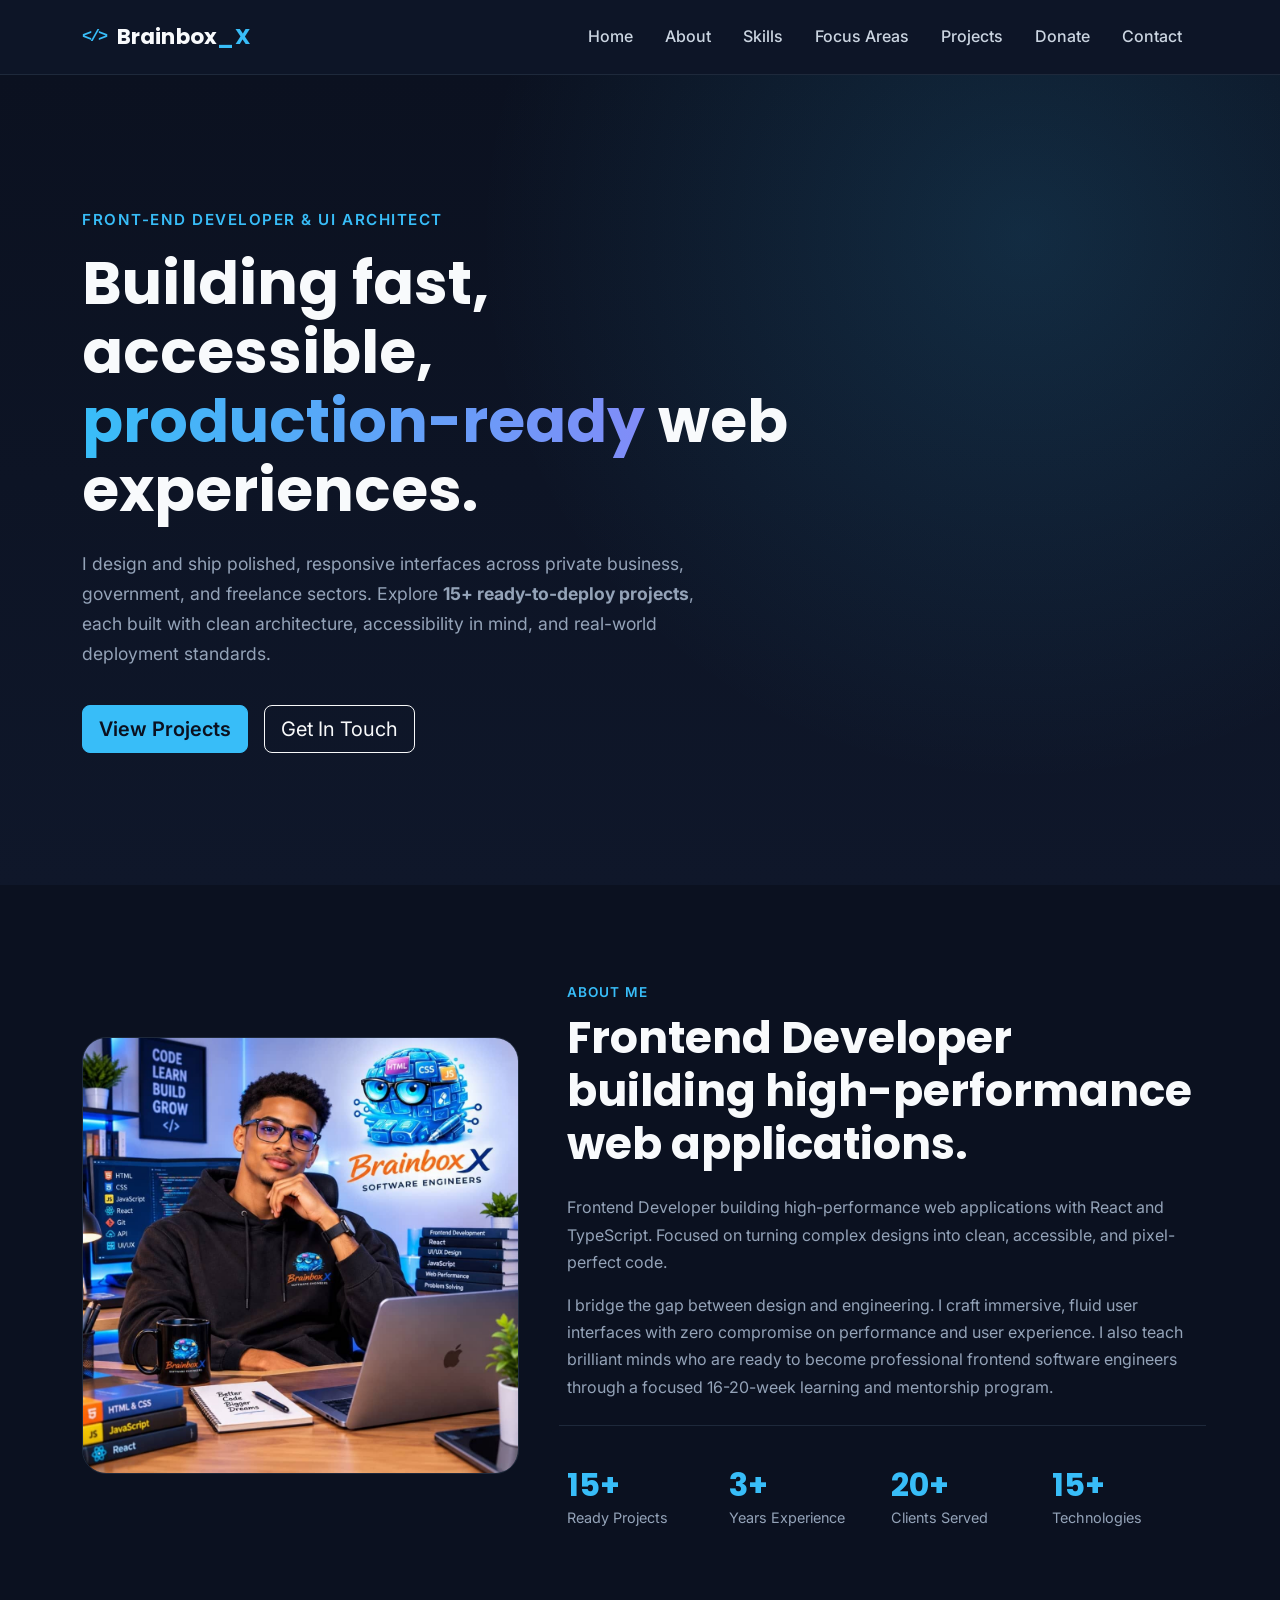
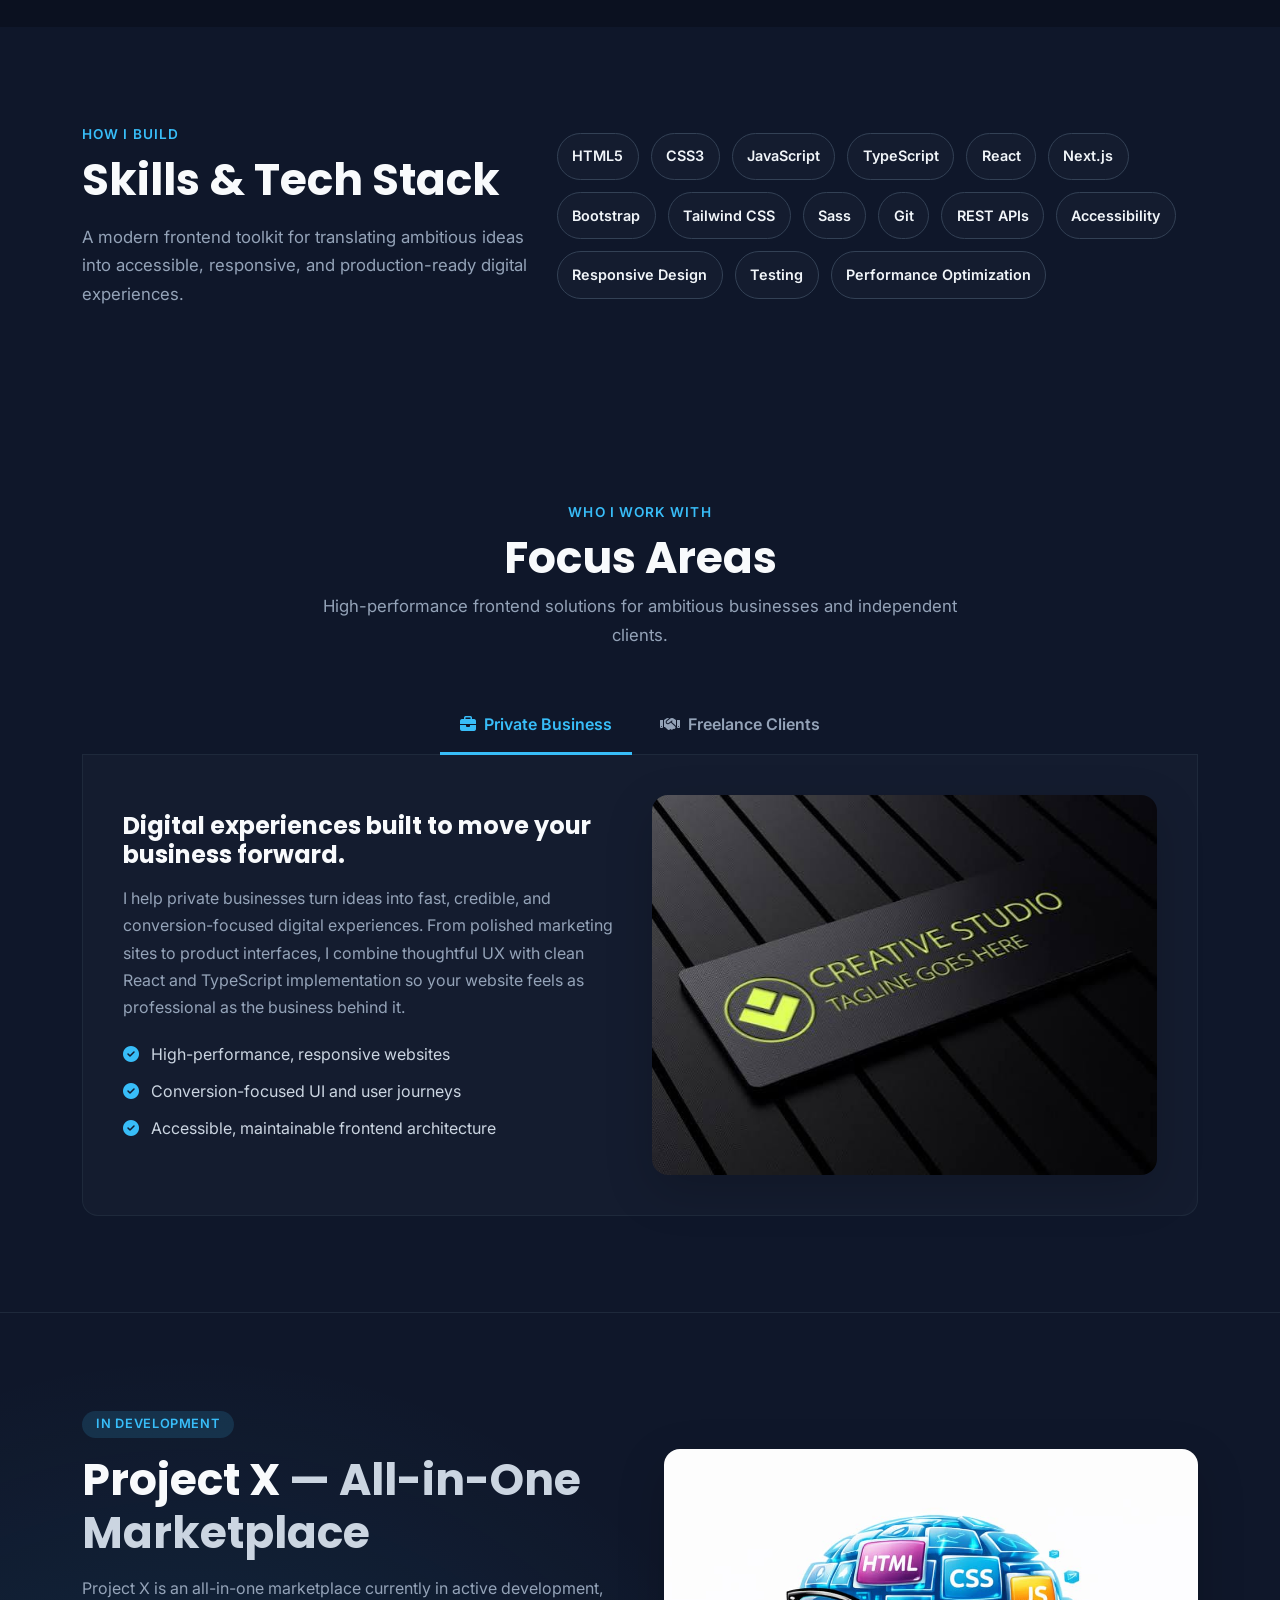
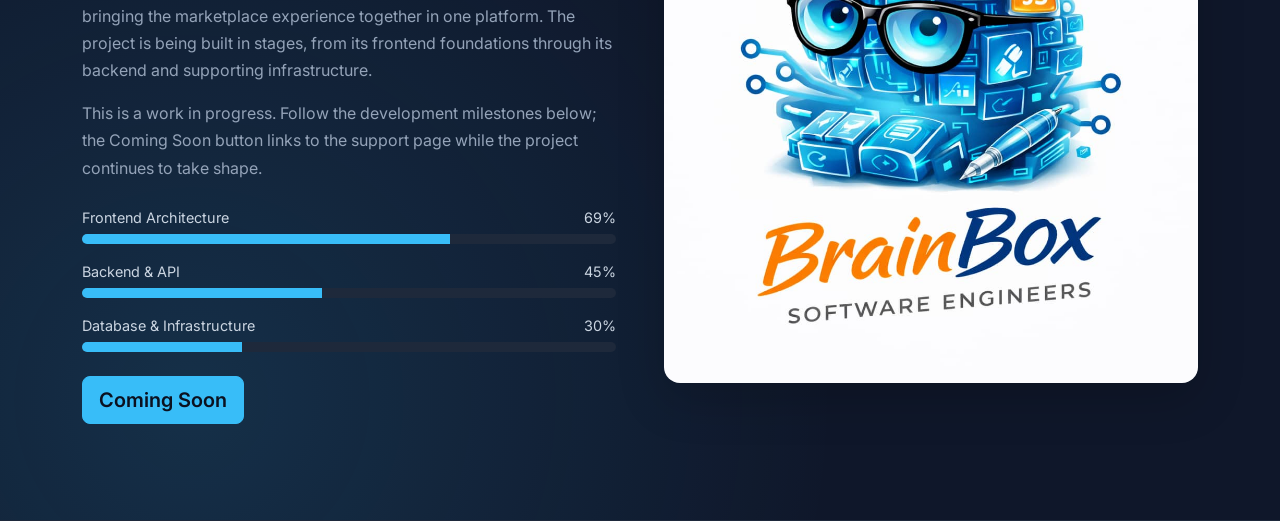
<file: index.html>
<!DOCTYPE html>
<html lang="en">
<head>
  <meta charset="UTF-8">
  <meta name="viewport" content="width=device-width, initial-scale=1.0">
  <title>Brainbox_X | Front-End Developer &amp; UI Architect</title>
  <meta name="description" content="Portfolio of Brainbox_X — Front-End Developer & UI Architect specializing in private, government, and freelance web solutions.">

  <!-- Bootstrap 5 CSS -->
  <link href="https://cdn.jsdelivr.net/npm/bootstrap@5.3.3/dist/css/bootstrap.min.css" rel="stylesheet">

  <!-- FontAwesome Icons (see instructions.md for setup details) -->
  <link rel="stylesheet" href="https://cdnjs.cloudflare.com/ajax/libs/font-awesome/6.5.2/css/all.min.css">

  <!-- Google Fonts: Inter for body, Poppins for headings -->
  <link rel="preconnect" href="https://fonts.googleapis.com">
  <link href="https://fonts.googleapis.com/css2?family=Inter:wght@400;500;600&family=Poppins:wght@600;700;800&display=swap" rel="stylesheet">

  <!-- Custom Stylesheet -->
  <link rel="stylesheet" href="style.css">
</head>
<body>

  <!-- ============================================= -->
  <!-- 1. NAVIGATION -->
  <!-- ============================================= -->
  <nav class="navbar navbar-expand-lg navbar-dark sticky-top" id="mainNav">
    <div class="container">
            <a class="navbar-brand brand-wordmark" href="index.html#home" aria-label="Brainbox_X home">
        <span class="brand-mark" aria-hidden="true">&lt;/&gt;</span>
        <span>Brainbox<span class="brand-accent">_X</span></span>
      </a>
      <button class="navbar-toggler" type="button" data-bs-toggle="collapse" data-bs-target="#navMenu"
        aria-controls="navMenu" aria-expanded="false" aria-label="Toggle navigation">
        <span class="navbar-toggler-icon"></span>
      </button>
      <div class="collapse navbar-collapse" id="navMenu">
        <ul class="navbar-nav ms-auto text-center">
          <li class="nav-item"><a class="nav-link" href="index.html#home">Home</a></li>
          <li class="nav-item"><a class="nav-link" href="index.html#about">About</a></li>
          <li class="nav-item"><a class="nav-link" href="index.html#skills">Skills</a></li>
          <li class="nav-item"><a class="nav-link" href="index.html#focus-areas">Focus Areas</a></li>
          <li class="nav-item"><a class="nav-link" href="projects.html">Projects</a></li>
          <li class="nav-item"><a class="nav-link" href="payment.html">Donate</a></li>
          <li class="nav-item"><a class="nav-link" href="contact.html#contact">Contact</a></li>
        </ul>
      </div>
    </div>
  </nav>

  <!-- ============================================= -->
  <!-- 2. HERO SECTION -->
  <!-- ============================================= -->
  <header id="home" class="hero-section d-flex align-items-center">
    <div class="container text-center text-lg-start">
      <div class="row align-items-center">
        <div class="col-lg-8 mx-auto mx-lg-0">
          <!-- TODO: Replace with your tagline / personal brand statement -->
          <p class="hero-eyebrow">Front-End Developer &amp; UI Architect</p>
          <h1 class="hero-heading">
            Building fast, accessible, <span class="text-gradient">production-ready</span> web experiences.
          </h1>
          <!-- TODO: Replace with your own introduction paragraph -->
          <p class="hero-subtext">
            I design and ship polished, responsive interfaces across private business, government,
            and freelance sectors. Explore <strong>15+ ready-to-deploy projects</strong>, each built
            with clean architecture, accessibility in mind, and real-world deployment standards.
          </p>
          <div class="hero-cta d-flex flex-wrap justify-content-center justify-content-lg-start gap-3">
            <a href="projects.html" class="btn btn-accent btn-lg">View Projects</a>
            <a href="contact.html#contact" class="btn btn-outline-light btn-lg">Get In Touch</a>
          </div>
        </div>
      </div>
    </div>
  </header>

  <!-- ============================================= -->
  <!-- ABOUT SECTION -->
  <!-- ============================================= -->
  <section id="about" class="section-padding">
    <div class="container">
      <div class="row align-items-center g-5">
        <div class="col-lg-5 text-center">
          <!-- TODO: Replace with your headshot or brand image -->
          <img src="Image/Brainbox-X.jpg" alt="Portrait of Brainbox_X"
            class="img-fluid about-photo">
        </div>
        <div class="col-lg-7">
          <p class="section-eyebrow">About Me</p>
          <h2 class="section-heading mb-4">Frontend Developer building high-performance web applications.</h2>
          <!-- TODO: Replace with your bio: background, skills, mission statement -->
          <p class="text-body-secondary mb-3">
            Frontend Developer building high-performance web applications with React and TypeScript.
            Focused on turning complex designs into clean, accessible, and pixel-perfect code.
          </p>
          <p class="text-body-secondary mb-4">
            I bridge the gap between design and engineering. I craft immersive, fluid user interfaces
            with zero compromise on performance and user experience. I also teach brilliant minds
            who are ready to become professional frontend software engineers through a focused
            16-20-week learning and mentorship program.
          </p>
          <div class="row g-3 about-stats">
            <div class="col-6 col-md-3">
              <h3 class="stat-number">15+</h3>
              <p class="stat-label">Ready Projects</p>
            </div>
            <div class="col-6 col-md-3">
              <h3 class="stat-number">3+</h3>
              <p class="stat-label">Years Experience</p>
            </div>
            <div class="col-6 col-md-3">
              <h3 class="stat-number">20+</h3>
              <p class="stat-label">Clients Served</p>
            </div>
            <div class="col-6 col-md-3">
              <h3 class="stat-number">15+</h3>
              <p class="stat-label">Technologies</p>
            </div>
          </div>
        </div>
      </div>
    </div>
  </section>

  <!-- ============================================= -->
  <!-- SKILLS & TECH STACK -->
  <!-- ============================================= -->
  <section id="skills" class="section-padding skills-section">
    <div class="container">
      <div class="row align-items-center g-4">
        <div class="col-lg-5">
          <p class="section-eyebrow">How I Build</p>
          <h2 class="section-heading mb-3">Skills &amp; Tech Stack</h2>
          <p class="section-subheading mb-0">
            A modern frontend toolkit for translating ambitious ideas into accessible,
            responsive, and production-ready digital experiences.
          </p>
        </div>
        <div class="col-lg-7">
          <div class="skills-list" aria-label="Frontend technologies and capabilities">
            <span class="skill-chip">HTML5</span>
            <span class="skill-chip">CSS3</span>
            <span class="skill-chip">JavaScript</span>
            <span class="skill-chip">TypeScript</span>
            <span class="skill-chip">React</span>
            <span class="skill-chip">Next.js</span>
            <span class="skill-chip">Bootstrap</span>
            <span class="skill-chip">Tailwind CSS</span>
            <span class="skill-chip">Sass</span>
            <span class="skill-chip">Git</span>
            <span class="skill-chip">REST APIs</span>
            <span class="skill-chip">Accessibility</span>
            <span class="skill-chip">Responsive Design</span>
            <span class="skill-chip">Testing</span>
            <span class="skill-chip">Performance Optimization</span>
          </div>
        </div>
      </div>
    </div>
  </section>

  <!-- ============================================= -->
  <!-- 3. MODULAR AUDIENCE TABS (FOCUS AREAS) -->
  <!-- ============================================= -->
  <section id="focus-areas" class="section-padding section-alt">
    <div class="container">
      <div class="text-center mb-5">
        <p class="section-eyebrow">Who I Work With</p>
        <h2 class="section-heading">Focus Areas</h2>
        <p class="section-subheading mx-auto">
          High-performance frontend solutions for ambitious businesses and independent clients.
        </p>
      </div>

      <!-- Bootstrap Nav Tabs -->
      <ul class="nav nav-tabs justify-content-center focus-tabs" id="focusTab" role="tablist">
        <li class="nav-item" role="presentation">
          <button class="nav-link active" id="private-tab" data-bs-toggle="tab" data-bs-target="#private-pane"
            type="button" role="tab" aria-controls="private-pane" aria-selected="true">
            <i class="fa-solid fa-briefcase me-2"></i>Private Business
          </button>
        </li>
        <li class="nav-item" role="presentation">
          <button class="nav-link" id="freelance-tab" data-bs-toggle="tab" data-bs-target="#freelance-pane"
            type="button" role="tab" aria-controls="freelance-pane" aria-selected="false">
            <i class="fa-solid fa-handshake me-2"></i>Freelance Clients
          </button>
        </li>
      </ul>

      <div class="tab-content focus-tab-content" id="focusTabContent">
        <!-- Private Business Pane -->
        <div class="tab-pane fade show active" id="private-pane" role="tabpanel" aria-labelledby="private-tab" tabindex="0">
          <div class="row g-4 align-items-center">
            <div class="col-lg-6">
              <h3 class="pane-heading">Digital experiences built to move your business forward.</h3>
              <p class="text-body-secondary">
                I help private businesses turn ideas into fast, credible, and conversion-focused
                digital experiences. From polished marketing sites to product interfaces, I combine
                thoughtful UX with clean React and TypeScript implementation so your website feels
                as professional as the business behind it.
              </p>
              <ul class="feature-list">
                <li><i class="fa-solid fa-check-circle"></i> High-performance, responsive websites</li>
                <li><i class="fa-solid fa-check-circle"></i> Conversion-focused UI and user journeys</li>
                <li><i class="fa-solid fa-check-circle"></i> Accessible, maintainable frontend architecture</li>
              </ul>
            </div>
            <div class="col-lg-6">
              <!-- TODO: Replace with a relevant screenshot / mockup -->
              <img src="Image/Private business showcase placeholder.jpg" alt="Private business showcase placeholder" class="img-fluid rounded-4 shadow-lg">
            </div>
          </div>
        </div>

        <!-- Freelance Clients Pane -->
        <div class="tab-pane fade" id="freelance-pane" role="tabpanel" aria-labelledby="freelance-tab" tabindex="0">
          <div class="row g-4 align-items-center">
            <div class="col-lg-6">
              <h3 class="pane-heading">From rough idea to launch-ready website.</h3>
              <p class="text-body-secondary">
                Need a reliable frontend partner without the overhead of a large agency? I deliver
                focused, launch-ready websites and interfaces with clear communication, practical
                scope, and attention to every detail. Whether you have a finished design or only
                a strong idea, I can turn it into a responsive experience you are proud to share.
              </p>
              <ul class="feature-list">
                <li><i class="fa-solid fa-check-circle"></i> Landing pages and websites built for launch</li>
                <li><i class="fa-solid fa-check-circle"></i> Clear milestones and straightforward communication</li>
                <li><i class="fa-solid fa-check-circle"></i> Flexible scopes for startups and growing brands</li>
              </ul>
            </div>
            <div class="col-lg-6">
              <!-- TODO: Replace with a relevant screenshot / mockup -->
              <img src="Image/Freelance clients showcase placeholder.jpg" alt="Freelance clients showcase placeholder" class="img-fluid rounded-4 shadow-lg">
            </div>
          </div>
        </div>
      </div>
    </div>
  </section>

  <!-- ============================================= -->
  <!-- 4. THE MARKETPLACE SHOWCASE -->
  <!-- ============================================= -->
  <section id="marketplace" class="section-padding marketplace-section">
    <div class="container">
      <div class="row align-items-center g-5">
        <div class="col-lg-6">
          <span class="badge badge-progress mb-3">In Development</span>
          <h2 class="section-heading mb-3">Project X <span class="marketplace-title-note">— All-in-One Marketplace</span></h2>
          <p class="text-body-secondary mb-3">
            Project X is an all-in-one marketplace currently in active development, bringing the
            marketplace experience together in one platform. The project is being built in stages,
            from its frontend foundations through its backend and supporting infrastructure.
          </p>
          <p class="text-body-secondary mb-4">
            This is a work in progress. Follow the development milestones below; the Coming Soon
            button links to the support page while the project continues to take shape.
          </p>

          <div class="progress-item mb-3">
            <div class="d-flex justify-content-between mb-1">
              <span>Frontend Architecture</span>
              <span>69%</span>
            </div>
            <div class="progress" role="progressbar" aria-label="Frontend Architecture progress" aria-valuenow="69" aria-valuemin="0" aria-valuemax="100">
              <div class="progress-bar" style="width: 69%"></div>
            </div>
          </div>
          <div class="progress-item mb-3">
            <div class="d-flex justify-content-between mb-1">
              <span>Backend &amp; API</span>
              <span>45%</span>
            </div>
            <div class="progress" role="progressbar" aria-label="Backend and API progress" aria-valuenow="45" aria-valuemin="0" aria-valuemax="100">
              <div class="progress-bar" style="width: 45%"></div>
            </div>
          </div>
          <div class="progress-item mb-4">
            <div class="d-flex justify-content-between mb-1">
              <span>Database &amp; Infrastructure</span>
              <span>30%</span>
            </div>
            <div class="progress" role="progressbar" aria-label="Database and infrastructure progress" aria-valuenow="30" aria-valuemin="0" aria-valuemax="100">
              <div class="progress-bar" style="width: 30%"></div>
            </div>
          </div>

          <a href="payment.html" class="btn btn-accent btn-lg">Coming Soon</a>
        </div>
        <div class="col-lg-6">
          <!-- TODO: Replace with architecture diagram, wireframe, or product mockup -->
          <img src="Image/Xlogo1.jpg.jpeg" alt="Project X all-in-one marketplace logo" class="img-fluid rounded-4 shadow-lg">
        </div>
      </div>
    </div>
  </section>

  <!-- ============================================= -->
  <!-- 5. THE 10-PROJECT GRID -->
  <!-- ============================================= -->
  <section id="projects" class="section-padding d-none">
    <div class="container">
      <div class="text-center mb-5">
        <p class="section-eyebrow">Portfolio</p>
        <h2 class="section-heading">Ready-to-Deploy Projects</h2>
        <p class="section-subheading mx-auto">
          A collection of 15+ fully built, deployable projects, with more added regularly. Replace each card's image, title,
          description, and links with your real project data.
        </p>
      </div>

      <div class="row g-4">
        <!-- PROJECT CARD TEMPLATE — duplicate this .col block for each of the 10 projects -->
        <div class="col-md-6 col-lg-4">
          <div class="card project-card h-100">
            <!-- TODO: Replace with project screenshot -->
            <div class="project-image-strip"><img src="Image/Mobile-Car-Detailing-1.jpg" class="card-img-top" alt="Mobile Car Detailing project screenshot 1"><img src="Image/Mobile-Car-Detailing-2.jpg" class="card-img-top" alt="Mobile Car Detailing project screenshot 2"></div>
            <div class="card-body d-flex flex-column">
              <h3 class="card-title h5">Mobile-Car-Detailing</h3>
              <!-- TODO: Replace with a 1-2 sentence project description -->
              <p class="card-text text-body-secondary project-description">
                A modern platform built for a mobile auto-detailing business, featuring a dynamic
                service catalog, interactive scheduling, and automated SMS confirmation.
              </p>
              <p class="project-advantage">
                <strong>Advantage</strong>
                Automates booking and client intake, saving the owner hours of manual admin work each week.
              </p>
              <div class="mt-auto d-flex gap-2 pt-2">
                <a href="https://brainbox928-boop.github.io/Mobile-Car-Detailing/" class="btn btn-sm btn-accent flex-fill" target="_blank" rel="noopener noreferrer">Live Link</a>
              </div>
            </div>
          </div>
        </div>

        <div class="col-md-6 col-lg-4">
          <div class="card project-card h-100">
            <div class="project-image-strip"><img src="Image/Loan-website-1.jpg" class="card-img-top" alt="Loan website project screenshot 1"><img src="Image/Loan-website-2.jpg" class="card-img-top" alt="Loan website project screenshot 2"></div>
            <div class="card-body d-flex flex-column">
              <h3 class="card-title h5">Loan-website</h3>
              <p class="card-text text-body-secondary project-description">
                A modern loan and credit application portal featuring conditional-logic forms,
                interactive payment estimators, and secure data handling.
              </p>
              <p class="project-advantage">
                <strong>Advantage</strong>
                Its adaptive multi-step intake reduces form abandonment and maximizes qualified leads.
              </p>
              <div class="mt-auto d-flex gap-2 pt-2">
                <a href="https://brainbox928-boop.github.io/Loan-website/" class="btn btn-sm btn-accent flex-fill" target="_blank" rel="noopener noreferrer">Live Link</a>
              </div>
            </div>
          </div>
        </div>

        <div class="col-md-6 col-lg-4">
          <div class="card project-card h-100">
            <div class="project-image-strip"><img src="Image/Barbershops-Hair-Salons-1.jpg" class="card-img-top" alt="Barbershops and hair salons project screenshot 1"><img src="Image/Barbershops-Hair-Salons-2.jpg" class="card-img-top" alt="Barbershops and hair salons project screenshot 2"></div>
            <div class="card-body d-flex flex-column">
              <h3 class="card-title h5">Barbershops-Hair-Salons</h3>
              <p class="card-text text-body-secondary project-description">
                A comprehensive salon management platform featuring live stylist availability,
                automated text reminders, and a dynamic service menu.
              </p>
              <p class="project-advantage">
                <strong>Advantage</strong>
                Automated appointment confirmations minimize no-shows and protect booking revenue.
              </p>
              <div class="mt-auto d-flex gap-2 pt-2">
                <a href="https://brainbox928-boop.github.io/Barbershops-Hair-Salons/" class="btn btn-sm btn-accent flex-fill" target="_blank" rel="noopener noreferrer">Live Link</a>
              </div>
            </div>
          </div>
        </div>

        <div class="col-md-6 col-lg-4">
          <div class="card project-card h-100">
            <div class="project-image-strip"><img src="Image/School-website-1.jpg" class="card-img-top" alt="School website project screenshot 1"><img src="Image/School-website-2.jpg" class="card-img-top" alt="School website project screenshot 2"></div>
            <div class="card-body d-flex flex-column">
              <h3 class="card-title h5">School-website</h3>
              <p class="card-text text-body-secondary project-description">
                A highly accessible educational institution portal connecting students, parents,
                and faculty with school updates and academic resources.
              </p>
              <p class="project-advantage">
                <strong>Advantage</strong>
                Unifies calendars, announcements, and classroom portals to keep the school community aligned.
              </p>
              <div class="mt-auto d-flex gap-2 pt-2">
                <a href="https://brainbox928-boop.github.io/School-website/" class="btn btn-sm btn-accent flex-fill" target="_blank" rel="noopener noreferrer">Live Link</a>
              </div>
            </div>
          </div>
        </div>

        <div class="col-md-6 col-lg-4">
          <div class="card project-card h-100">
            <div class="project-image-strip"><img src="Image/Car-wrap-advert-1.jpg" class="card-img-top" alt="Car wrap advertising project screenshot 1"><img src="Image/Car-wrap-advert-2.jpg" class="card-img-top" alt="Car wrap advertising project screenshot 2"></div>
            <div class="card-body d-flex flex-column">
              <h3 class="card-title h5">Car-wrap-advert</h3>
              <p class="card-text text-body-secondary project-description">
                A conversion-focused landing page and lead-generation funnel for vehicle wrap
                advertising agencies and fleet branding campaigns.
              </p>
              <p class="project-advantage">
                <strong>Advantage</strong>
                Its ROI calculator and calls-to-action turn vehicle impressions into trackable leads.
              </p>
              <div class="mt-auto d-flex gap-2 pt-2">
                <a href="https://brainbox928-boop.github.io/Car-wrap-advert/" class="btn btn-sm btn-accent flex-fill" target="_blank" rel="noopener noreferrer">Live Link</a>
              </div>
            </div>
          </div>
        </div>

        <div class="col-md-6 col-lg-4">
          <div class="card project-card h-100">
            <div class="project-image-strip"><img src="Image/Spas-Massage-Therapists-1.jpg" class="card-img-top" alt="Spas and massage therapists project screenshot 1"><img src="Image/Spas-Massage-Therapists-2.jpg" class="card-img-top" alt="Spas and massage therapists project screenshot 2"></div>
            <div class="card-body d-flex flex-column">
              <h3 class="card-title h5">Spas-Massage-Therapists</h3>
              <p class="card-text text-body-secondary project-description">
                A luxury, fully responsive booking platform designed for high-end day spas and
                independent massage therapy practices.
              </p>
              <p class="project-advantage">
                <strong>Advantage</strong>
                Therapist schedule matching and upfront deposits reduce booking friction and no-shows.
              </p>
              <div class="mt-auto d-flex gap-2 pt-2">
                <a href="https://brainbox928-boop.github.io/Spas-Massage-Therapists/" class="btn btn-sm btn-accent flex-fill" target="_blank" rel="noopener noreferrer">Live Link</a>
              </div>
            </div>
          </div>
        </div>

        <div class="col-md-6 col-lg-4">
          <div class="card project-card h-100">
            <div class="project-image-strip"><img src="Image/nail-tech-lash-arts-1.jpg" class="card-img-top" alt="Nail tech and lash arts project screenshot 1"><img src="Image/nail-tech-lash-arts-2.jpg" class="card-img-top" alt="Nail tech and lash arts project screenshot 2"></div>
            <div class="card-body d-flex flex-column">
              <h3 class="card-title h5">nail-tech-lash-arts</h3>
              <p class="card-text text-body-secondary project-description">
                A visual, social-first appointment booking and design catalog for independent nail
                technicians and lash artists.
              </p>
              <p class="project-advantage">
                <strong>Advantage</strong>
                It converts social-media followers into paying clients through a lookbook and live calendar.
              </p>
              <div class="mt-auto d-flex gap-2 pt-2">
                <a href="https://brainbox928-boop.github.io/nail-tech-lash-art-s/" class="btn btn-sm btn-accent flex-fill" target="_blank" rel="noopener noreferrer">Live Link</a>
              </div>
            </div>
          </div>
        </div>

        <div class="col-md-6 col-lg-4">
          <div class="card project-card h-100">
            <div class="project-image-strip"><img src="Image/Tattoo-Piercing-Studios-1.jpg" class="card-img-top" alt="Tattoo and piercing studios project screenshot 1"><img src="Image/Tattoo-Piercing-Studios-2.jpg" class="card-img-top" alt="Tattoo and piercing studios project screenshot 2"></div>
            <div class="card-body d-flex flex-column">
              <h3 class="card-title h5">Tattoo-Piercing-Studios</h3>
              <p class="card-text text-body-secondary project-description">
                A professional online presence for tattoo and piercing studios, presenting the studio's
                creative work and services while guiding prospective clients toward an appointment inquiry.
              </p>
              <p class="project-advantage"><strong>Advantage</strong>Builds confidence with a professional first impression and a clear path from inspiration to studio inquiry.</p>
              <div class="mt-auto d-flex gap-2 pt-2">
                <a href="https://brainbox928-boop.github.io/Tattoo-Piercing-Studios/" class="btn btn-sm btn-accent flex-fill" target="_blank" rel="noopener noreferrer">Live Link</a>
              </div>
            </div>
          </div>
        </div>

        <div class="col-md-6 col-lg-4">
          <div class="card project-card h-100">
            <div class="project-image-strip"><img src="Image/Personal-Trainers-Gyms-1.jpg" class="card-img-top" alt="Personal trainers and gyms project screenshot 1"><img src="Image/Personal-Trainers-Gyms-2.jpg" class="card-img-top" alt="Personal trainers and gyms project screenshot 2"></div>
            <div class="card-body d-flex flex-column">
              <h3 class="card-title h5">Personal-Trainers-Gyms</h3>
              <p class="card-text text-body-secondary project-description">
                A fitness studio website presenting one-to-one coaching, virtual group classes, trainer
                profiles, progress tracking, nutrition guidance, and equipment-free home workouts.
              </p>
              <p class="project-advantage"><strong>Advantage</strong>Connects in-studio expertise with practical at-home training, helping members keep their progress going wherever they work out.</p>
              <div class="mt-auto d-flex gap-2 pt-2">
                <a href="https://brainbox928-boop.github.io/Personal-Trainers-Gyms/" class="btn btn-sm btn-accent flex-fill" target="_blank" rel="noopener noreferrer">Live Link</a>
              </div>
            </div>
          </div>
        </div>

        <div class="col-md-6 col-lg-4">
          <div class="card project-card h-100">
            <div class="project-image-strip"><img src="Image/House-Cleaning-Services-1.jpg" class="card-img-top" alt="House Cleaning Services project screenshot 1"><img src="Image/House-Cleaning-Services-2.jpg" class="card-img-top" alt="House Cleaning Services project screenshot 2"></div>
            <div class="card-body d-flex flex-column">
              <h3 class="card-title h5">House-Cleaning-Services</h3>
              <p class="card-text text-body-secondary project-description">
                A focused web presence for a house-cleaning service, presenting the brand and core
                message in a clean, easy-to-scan layout for prospective customers.
              </p>
              <p class="project-advantage">
                <strong>Advantage</strong>
                Gives a local cleaning business a clear, professional online presence that is easy for visitors to understand.
              </p>
              <div class="mt-auto d-flex gap-2 pt-2">
                <a href="https://brainbox928-boop.github.io/House-Cleaning-Services/" class="btn btn-sm btn-accent flex-fill" target="_blank" rel="noopener noreferrer">Live Link</a>
              </div>
            </div>
          </div>
        </div>
        <!-- END PROJECT CARD TEMPLATE -->
      </div>
    </div>
  </section>

  <!-- ============================================= -->
  <!-- 6. CONTACT & SOCIAL CHANNELS (FOOTER) -->
  <!-- ============================================= -->
  <footer id="contact" class="footer-section section-padding d-none">
    <div class="container">
      <div class="row g-5">
        <div class="col-lg-6">
          <p class="section-eyebrow">Get In Touch</p>
          <h2 class="section-heading mb-4">Contact Me</h2>

          <!-- Bootstrap Contact Form Layout — connect to your backend / form service (e.g. Formspree) -->
          <form class="contact-form" action="https://formspree.io/f/xaenzpwo" method="POST">
            <input type="hidden" name="_subject" value="Portfolio contact form">
            <input class="formspree-honeypot" type="text" name="_gotcha" tabindex="-1" autocomplete="off" aria-hidden="true">
            <div class="row g-3">
              <div class="col-md-6">
                <label for="contactName" class="form-label">Name</label>
                <input type="text" class="form-control" id="contactName" name="name" placeholder="Your name" required>
              </div>
              <div class="col-md-6">
                <label for="contactEmail" class="form-label">Email</label>
                <input type="email" class="form-control" id="contactEmail" name="email" placeholder="you@example.com" required>
              </div>
              <div class="col-12">
                <label for="contactSubject" class="form-label">Subject</label>
                <input type="text" class="form-control" id="contactSubject" name="subject" placeholder="Project inquiry">
              </div>
              <div class="col-12">
                <label for="contactMessage" class="form-label">Message</label>
                <textarea class="form-control" id="contactMessage" name="message" rows="5" placeholder="Tell me about your project..." required></textarea>
              </div>
              <div class="col-12">
                <button type="submit" class="btn btn-accent btn-lg">Send Message</button>
              </div>
            </div>
          </form>
        </div>

        <div class="col-lg-6">
          <p class="section-eyebrow">Connect</p>
          <h2 class="section-heading mb-4">Social Channels</h2>
          <p class="text-body-secondary mb-4">
            Reach out directly or follow along across platforms.
          </p>

          <!-- Social Icons -->
          <div class="social-icons d-flex flex-wrap gap-3 mb-5">
            <a href="https://wa.me/message/YDNRHAYWZTXXD1" class="social-icon-link" aria-label="Chat with me on WhatsApp" title="WhatsApp" target="_blank" rel="noopener noreferrer">
              <i class="fa-brands fa-whatsapp"></i>
            </a>
            <a href="https://t.me/Brianbox928" class="social-icon-link" aria-label="Message me on Telegram" title="Telegram" target="_blank" rel="noopener noreferrer">
              <i class="fa-brands fa-telegram"></i>
            </a>
            <a href="https://github.com/brainbox928-boop" class="social-icon-link" aria-label="View my GitHub profile" title="GitHub" target="_blank" rel="noopener noreferrer">
              <i class="fa-brands fa-github"></i>
            </a>
            <a href="https://www.linkedin.com/in/brainbox-x/?isSelfProfile=true" class="social-icon-link" aria-label="View my LinkedIn profile" title="LinkedIn" target="_blank" rel="noopener noreferrer">
              <i class="fa-brands fa-linkedin"></i>
            </a>
          </div>

          <div class="whatsapp-links">
            <h3 class="h5 mb-3">WhatsApp Communities</h3>
            <div class="row g-2">
              <div class="col-sm-6">
                <a href="https://chat.whatsapp.com/GsTxCUesppBF0Qcx4Iez3P" class="whatsapp-link" target="_blank" rel="noopener noreferrer">
                  <i class="fa-solid fa-bullhorn"></i>
                  <span>Broadcast</span>
                </a>
              </div>
              <div class="col-sm-6">
                <a href="https://chat.whatsapp.com/F6AKpV8dTba9DwYqaaEumW" class="whatsapp-link" target="_blank" rel="noopener noreferrer">
                  <i class="fa-solid fa-users"></i>
                  <span>Brainbox_X Group</span>
                </a>
              </div>
              <div class="col-sm-6">
                <a href="https://chat.whatsapp.com/Ex9ykt5oJ2N9fnAo6uM5Qc" class="whatsapp-link" target="_blank" rel="noopener noreferrer">
                  <i class="fa-solid fa-user-group"></i>
                  <span>General Group</span>
                </a>
              </div>
              <div class="col-sm-6">
                <a href="https://whatsapp.com/channel/0029VbDLFtIKbYMU2PDTPY1N" class="whatsapp-link" target="_blank" rel="noopener noreferrer">
                  <i class="fa-brands fa-whatsapp"></i>
                  <span>WhatsApp Channel</span>
                </a>
              </div>
            </div>
          </div>

          <div class="footer-meta">
            <p class="text-body-secondary mb-1"><i class="fa-solid fa-envelope me-2"></i><a href="mailto:brainbox928@mail.com">brainbox928@mail.com</a></p>
            <p class="text-body-secondary"><i class="fa-solid fa-location-dot me-2"></i>Lagos, Nigeria</p>
          </div>
        </div>
      </div>

      <hr class="footer-divider">
      <p class="text-center footer-copy mb-0">
        &copy; <span id="year"></span> Brainbox_X. All rights reserved.
      </p>
    </div>
  </footer>

  <!-- Bootstrap 5 JS Bundle (includes Popper) -->
  <script src="https://cdn.jsdelivr.net/npm/bootstrap@5.3.3/dist/js/bootstrap.bundle.min.js"></script>
  <script src="script.js"></script>
</body>
</html>
</file>
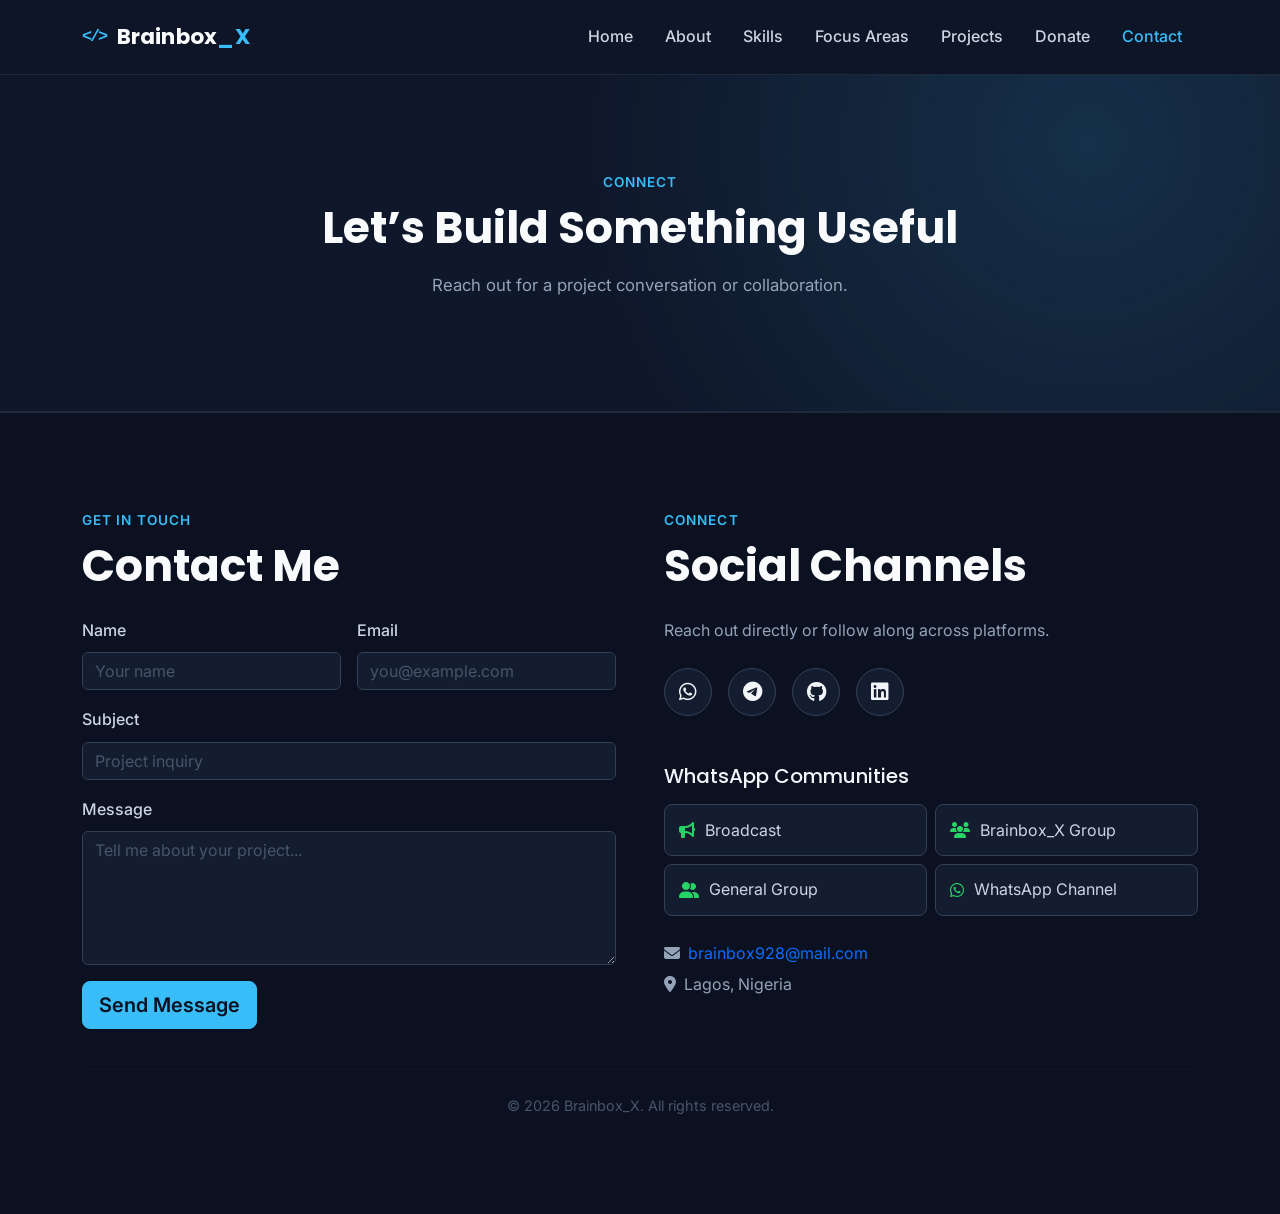
<file: contact.html>
<!DOCTYPE html>
<html lang="en">
<head>
  <meta charset="UTF-8">
  <meta name="viewport" content="width=device-width, initial-scale=1.0">
  <title>Contact | Brainbox_X</title>
  <meta name="description" content="Contact Brainbox_X for project conversations and collaborations.">
  <link href="https://cdn.jsdelivr.net/npm/bootstrap@5.3.3/dist/css/bootstrap.min.css" rel="stylesheet">
  <link rel="stylesheet" href="https://cdnjs.cloudflare.com/ajax/libs/font-awesome/6.5.2/css/all.min.css">
  <link rel="preconnect" href="https://fonts.googleapis.com">
  <link href="https://fonts.googleapis.com/css2?family=Inter:wght@400;500;600&family=Poppins:wght@600;700;800&display=swap" rel="stylesheet">
  <link rel="stylesheet" href="style.css">
</head>
<body>
  <nav class="navbar navbar-expand-lg navbar-dark sticky-top" id="mainNav">
    <div class="container">
      <a class="navbar-brand brand-wordmark" href="index.html#home" aria-label="Brainbox_X home"><span class="brand-mark" aria-hidden="true">&lt;/&gt;</span><span>Brainbox<span class="brand-accent">_X</span></span></a>
      <button class="navbar-toggler" type="button" data-bs-toggle="collapse" data-bs-target="#navMenu" aria-controls="navMenu" aria-expanded="false" aria-label="Toggle navigation"><span class="navbar-toggler-icon"></span></button>
      <div class="collapse navbar-collapse" id="navMenu"><ul class="navbar-nav ms-auto text-center">
        <li class="nav-item"><a class="nav-link" href="index.html#home">Home</a></li>
        <li class="nav-item"><a class="nav-link" href="index.html#about">About</a></li>
        <li class="nav-item"><a class="nav-link" href="index.html#skills">Skills</a></li>
        <li class="nav-item"><a class="nav-link" href="index.html#focus-areas">Focus Areas</a></li>
        <li class="nav-item"><a class="nav-link" href="projects.html">Projects</a></li>
        <li class="nav-item"><a class="nav-link" href="payment.html">Donate</a></li>
        <li class="nav-item"><a class="nav-link active" href="contact.html#contact" aria-current="page">Contact</a></li>
      </ul></div>
    </div>
  </nav>

  <main>
    <section class="page-banner section-padding"><div class="container text-center"><p class="section-eyebrow">Connect</p><h1 class="section-heading mb-3">Let’s Build Something Useful</h1><p class="section-subheading mx-auto">Reach out for a project conversation or collaboration.</p></div></section>

    <section id="contact" class="footer-section section-padding">
      <div class="container"><div class="row g-5">
        <div class="col-lg-6">
          <p class="section-eyebrow">Get In Touch</p><h2 class="section-heading mb-4">Contact Me</h2>
          <form class="contact-form" action="https://formspree.io/f/xaenzpwo" method="POST"><input type="hidden" name="_subject" value="Portfolio contact form"><input class="formspree-honeypot" type="text" name="_gotcha" tabindex="-1" autocomplete="off" aria-hidden="true"><div class="row g-3">
            <div class="col-md-6"><label for="contactName" class="form-label">Name</label><input type="text" class="form-control" id="contactName" name="name" placeholder="Your name" required></div>
            <div class="col-md-6"><label for="contactEmail" class="form-label">Email</label><input type="email" class="form-control" id="contactEmail" name="email" placeholder="you@example.com" required></div>
            <div class="col-12"><label for="contactSubject" class="form-label">Subject</label><input type="text" class="form-control" id="contactSubject" name="subject" placeholder="Project inquiry"></div>
            <div class="col-12"><label for="contactMessage" class="form-label">Message</label><textarea class="form-control" id="contactMessage" name="message" rows="5" placeholder="Tell me about your project..." required></textarea></div>
            <div class="col-12"><button type="submit" class="btn btn-accent btn-lg">Send Message</button></div>
          </div></form>
        </div>
        <div class="col-lg-6"><p class="section-eyebrow">Connect</p><h2 class="section-heading mb-4">Social Channels</h2><p class="text-body-secondary mb-4">Reach out directly or follow along across platforms.</p>
          <div class="social-icons d-flex flex-wrap gap-3 mb-5">
            <a href="https://wa.me/message/YDNRHAYWZTXXD1" class="social-icon-link" aria-label="Chat with me on WhatsApp" title="WhatsApp" target="_blank" rel="noopener noreferrer"><i class="fa-brands fa-whatsapp"></i></a>
            <a href="https://t.me/Brianbox928" class="social-icon-link" aria-label="Message me on Telegram" title="Telegram" target="_blank" rel="noopener noreferrer"><i class="fa-brands fa-telegram"></i></a>
            <a href="https://github.com/brainbox928-boop" class="social-icon-link" aria-label="View my GitHub profile" title="GitHub" target="_blank" rel="noopener noreferrer"><i class="fa-brands fa-github"></i></a>
            <a href="https://www.linkedin.com/in/brainbox-x/?isSelfProfile=true" class="social-icon-link" aria-label="View my LinkedIn profile" title="LinkedIn" target="_blank" rel="noopener noreferrer"><i class="fa-brands fa-linkedin"></i></a>
          </div>
          <div class="whatsapp-links"><h3 class="h5 mb-3">WhatsApp Communities</h3><div class="row g-2">
            <div class="col-sm-6"><a href="https://chat.whatsapp.com/GsTxCUesppBF0Qcx4Iez3P" class="whatsapp-link" target="_blank" rel="noopener noreferrer"><i class="fa-solid fa-bullhorn"></i><span>Broadcast</span></a></div>
            <div class="col-sm-6"><a href="https://chat.whatsapp.com/F6AKpV8dTba9DwYqaaEumW" class="whatsapp-link" target="_blank" rel="noopener noreferrer"><i class="fa-solid fa-users"></i><span>Brainbox_X Group</span></a></div>
            <div class="col-sm-6"><a href="https://chat.whatsapp.com/Ex9ykt5oJ2N9fnAo6uM5Qc" class="whatsapp-link" target="_blank" rel="noopener noreferrer"><i class="fa-solid fa-user-group"></i><span>General Group</span></a></div>
            <div class="col-sm-6"><a href="https://whatsapp.com/channel/0029VbDLFtIKbYMU2PDTPY1N" class="whatsapp-link" target="_blank" rel="noopener noreferrer"><i class="fa-brands fa-whatsapp"></i><span>WhatsApp Channel</span></a></div>
          </div></div>
          <div class="footer-meta mt-4"><p class="text-body-secondary mb-1"><i class="fa-solid fa-envelope me-2"></i><a href="mailto:brainbox928@mail.com">brainbox928@mail.com</a></p><p class="text-body-secondary"><i class="fa-solid fa-location-dot me-2"></i>Lagos, Nigeria</p></div>
        </div>
      </div><hr class="footer-divider"><p class="text-center footer-copy mb-0">&copy; <span id="year"></span> Brainbox_X. All rights reserved.</p></div>
    </section>
  </main>
  <script src="https://cdn.jsdelivr.net/npm/bootstrap@5.3.3/dist/js/bootstrap.bundle.min.js"></script>
  <script src="script.js"></script>
</body>
</html>
</file>
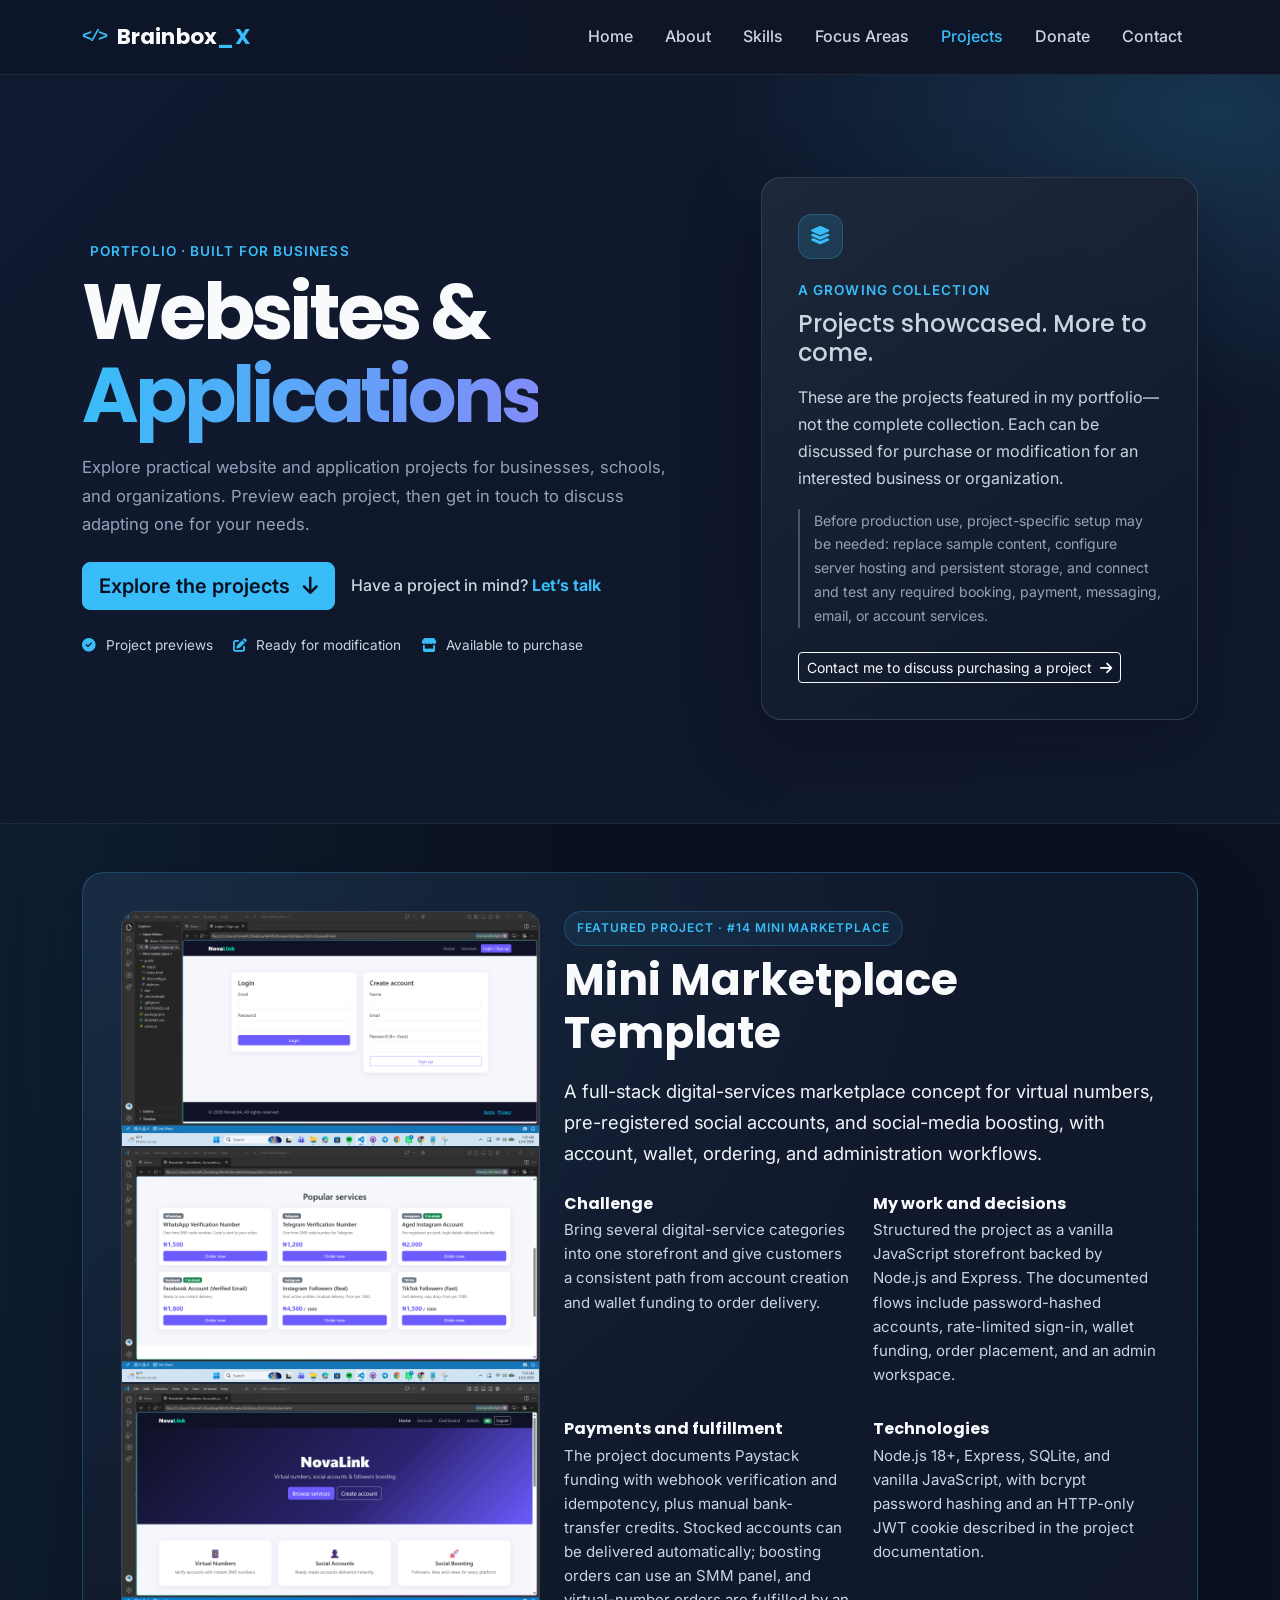
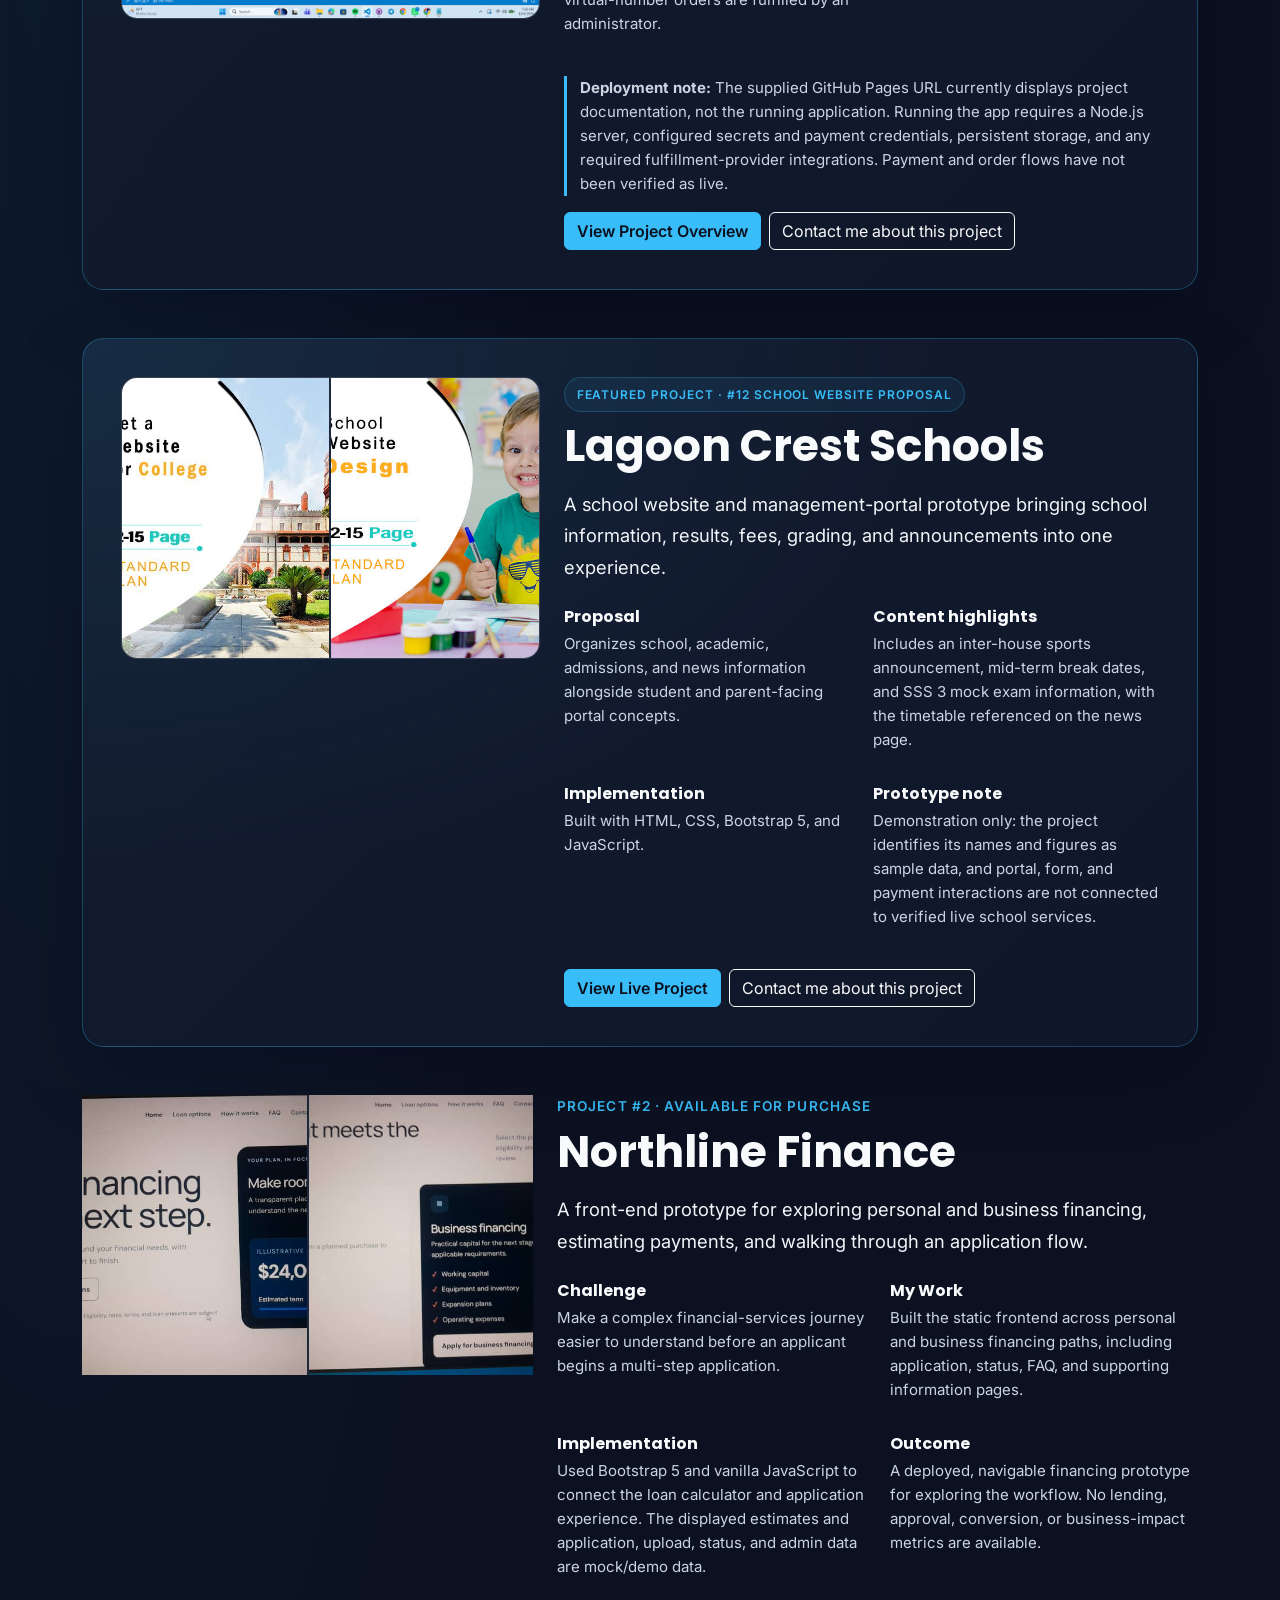
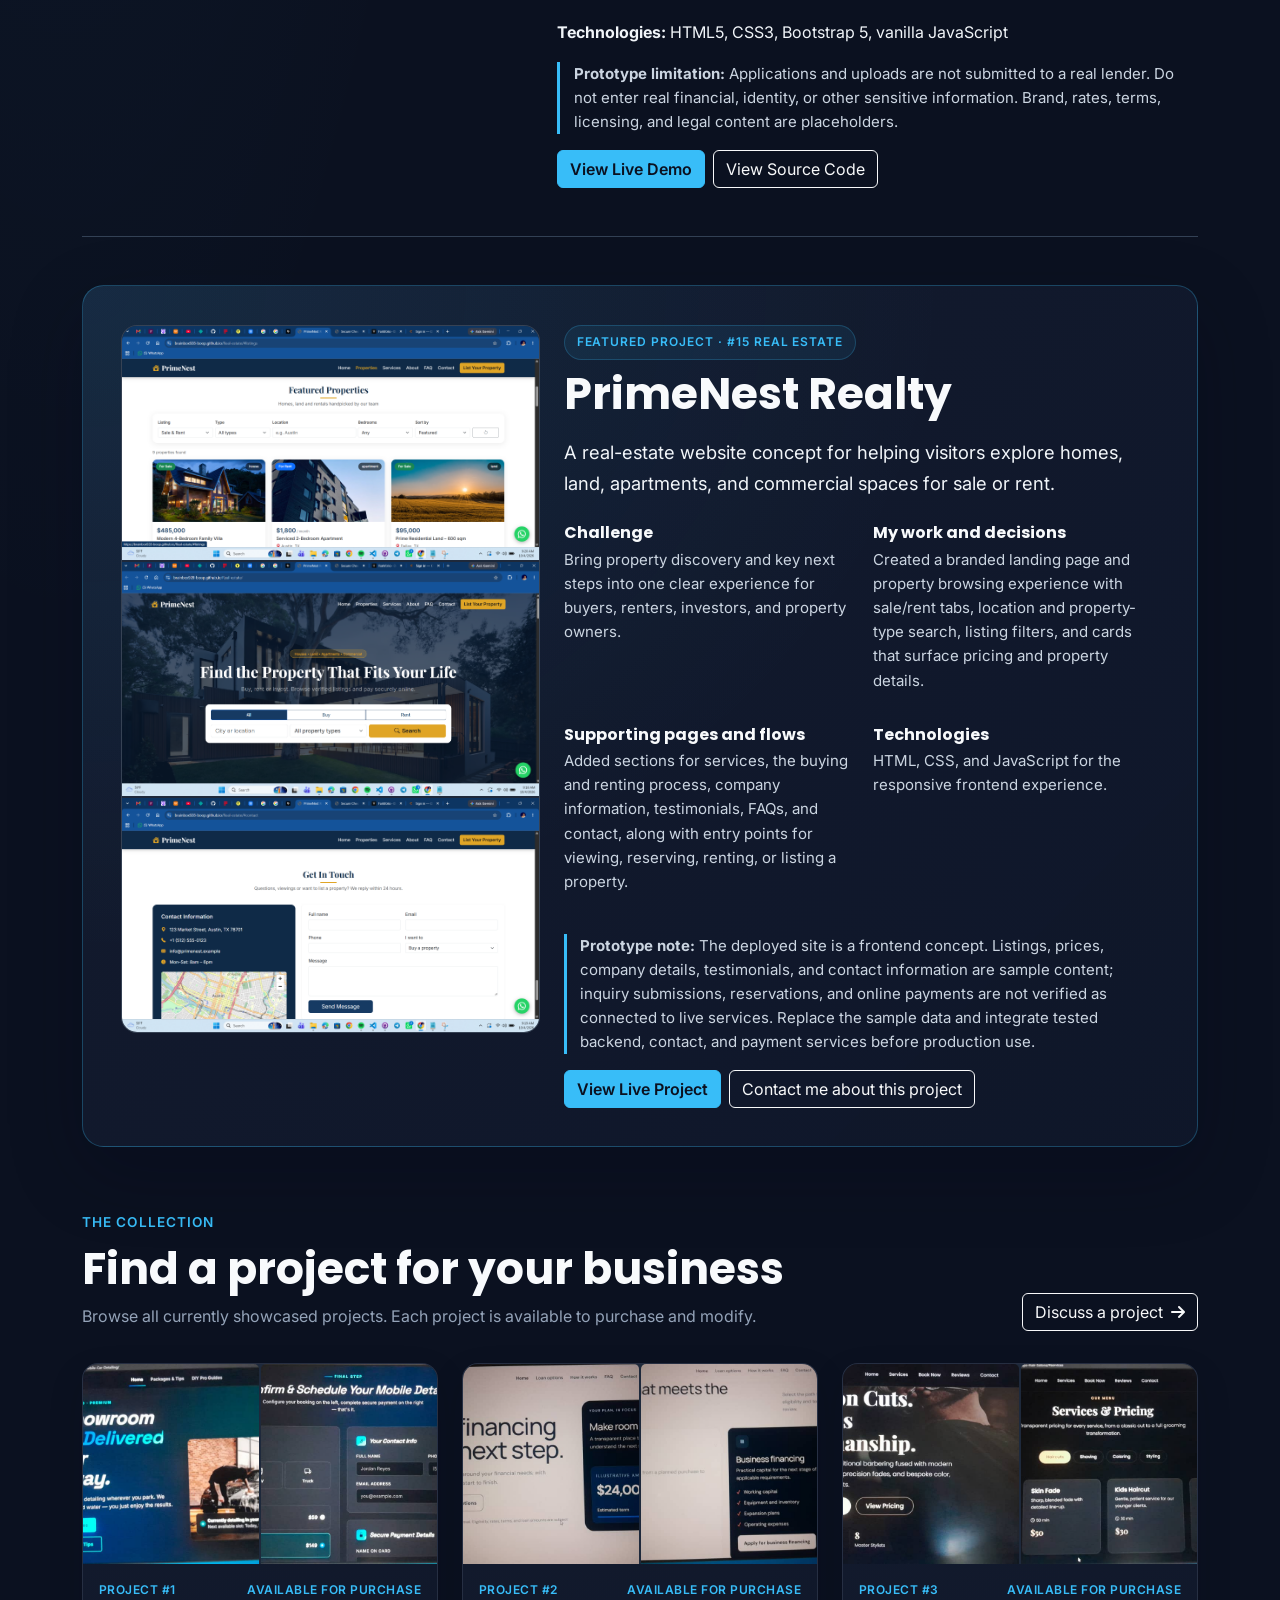
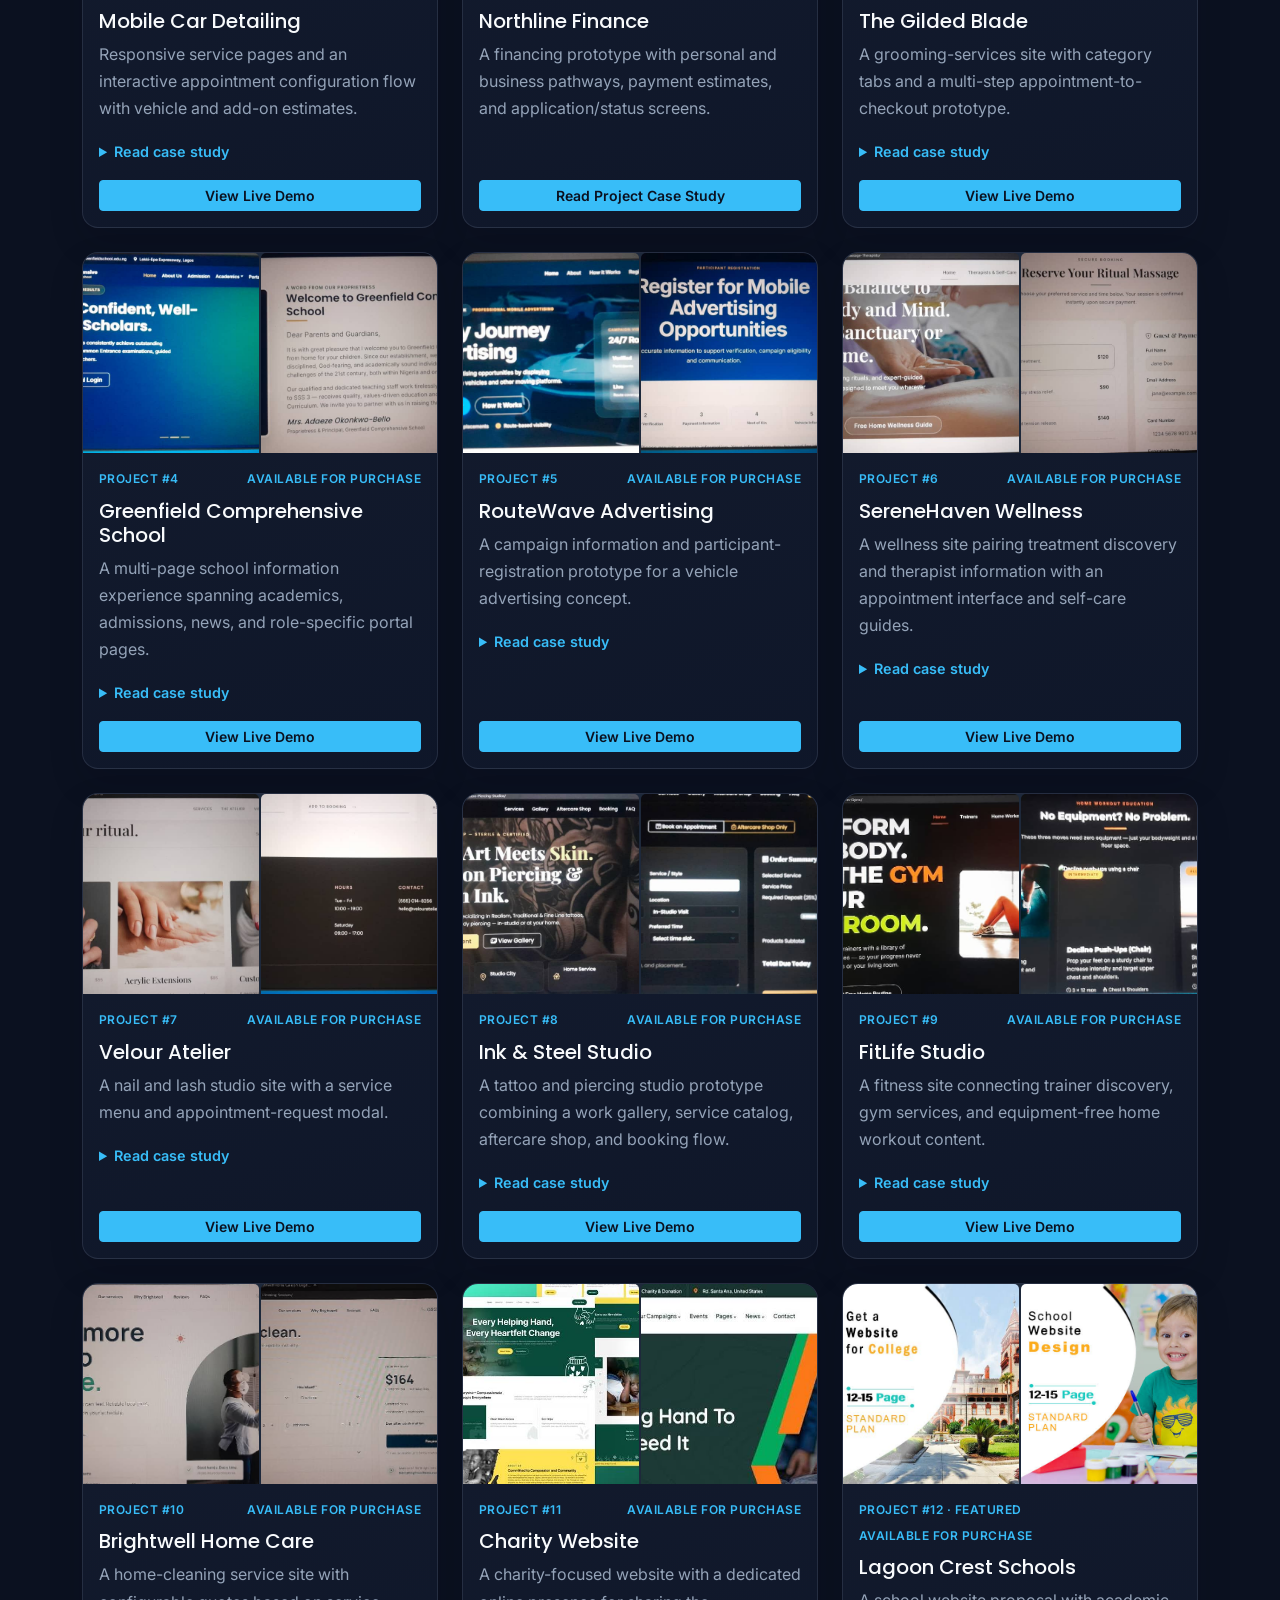
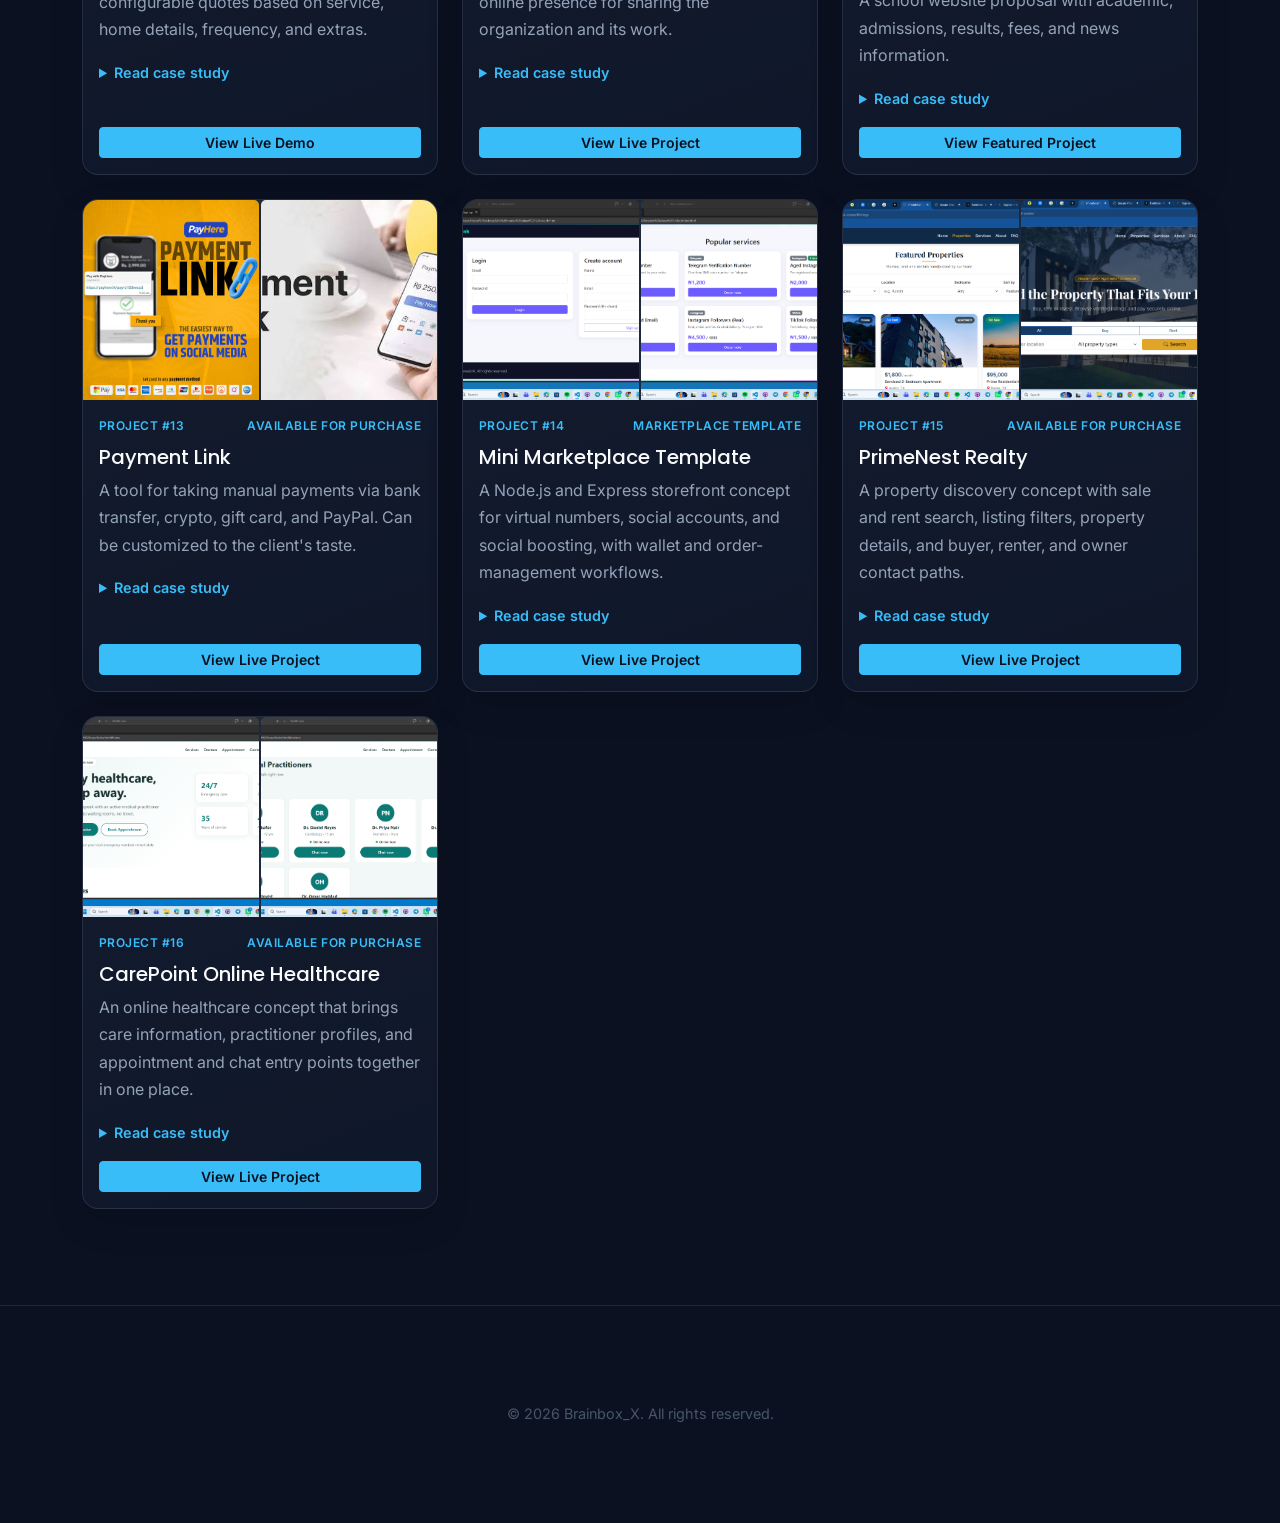
<file: projects.html>
<!DOCTYPE html>
<html lang="en">
<head>
  <meta charset="UTF-8">
  <meta name="viewport" content="width=device-width, initial-scale=1.0">
  <title>Projects | Brainbox_X</title>
  <meta name="description" content="Ready-to-deploy frontend projects by Brainbox_X.">
  <link href="https://cdn.jsdelivr.net/npm/bootstrap@5.3.3/dist/css/bootstrap.min.css" rel="stylesheet">
  <link rel="stylesheet" href="https://cdnjs.cloudflare.com/ajax/libs/font-awesome/6.5.2/css/all.min.css">
  <link rel="preconnect" href="https://fonts.googleapis.com">
  <link href="https://fonts.googleapis.com/css2?family=Inter:wght@400;500;600&family=Poppins:wght@600;700;800&display=swap" rel="stylesheet">
  <link rel="stylesheet" href="style.css">
</head>
<body class="projects-page">
  <nav class="navbar navbar-expand-lg navbar-dark sticky-top" id="mainNav">
    <div class="container">
      <a class="navbar-brand brand-wordmark" href="index.html#home" aria-label="Brainbox_X home">
        <span class="brand-mark" aria-hidden="true">&lt;/&gt;</span>
        <span>Brainbox<span class="brand-accent">_X</span></span>
      </a>
      <button class="navbar-toggler" type="button" data-bs-toggle="collapse" data-bs-target="#navMenu" aria-controls="navMenu" aria-expanded="false" aria-label="Toggle navigation">
        <span class="navbar-toggler-icon"></span>
      </button>
      <div class="collapse navbar-collapse" id="navMenu">
        <ul class="navbar-nav ms-auto text-center">
          <li class="nav-item"><a class="nav-link" href="index.html#home">Home</a></li>
          <li class="nav-item"><a class="nav-link" href="index.html#about">About</a></li>
          <li class="nav-item"><a class="nav-link" href="index.html#skills">Skills</a></li>
          <li class="nav-item"><a class="nav-link" href="index.html#focus-areas">Focus Areas</a></li>
          <li class="nav-item"><a class="nav-link active" href="projects.html" aria-current="page">Projects</a></li>
          <li class="nav-item"><a class="nav-link" href="payment.html">Donate</a></li>
          <li class="nav-item"><a class="nav-link" href="contact.html#contact">Contact</a></li>
        </ul>
      </div>
    </div>
  </nav>

  <main>
    <section class="page-banner section-padding project-page-hero">
      <div class="container">
        <div class="row align-items-center g-4 g-xl-5">
          <div class="col-lg-7">
            <p class="section-eyebrow"><i class="fa-solid fa-sparkles me-2" aria-hidden="true"></i>Portfolio &middot; Built for business</p>
            <h1 class="project-page-title mb-3">Websites &amp; <span class="text-gradient">Applications</span></h1>
            <p class="section-subheading project-page-intro mb-4">Explore practical website and application projects for businesses, schools, and organizations. Preview each project, then get in touch to discuss adapting one for your needs.</p>
            <div class="d-flex flex-wrap gap-3 align-items-center">
              <a href="#project-gallery" class="btn btn-accent btn-lg">Explore the projects <i class="fa-solid fa-arrow-down ms-2" aria-hidden="true"></i></a>
              <a href="contact.html#contact" class="project-text-link">Have a project in mind? <span>Let’s talk</span></a>
            </div>
            <div class="project-hero-highlights mt-4">
              <span><i class="fa-solid fa-circle-check" aria-hidden="true"></i> Project previews</span>
              <span><i class="fa-solid fa-pen-to-square" aria-hidden="true"></i> Ready for modification</span>
              <span><i class="fa-solid fa-store" aria-hidden="true"></i> Available to purchase</span>
            </div>
          </div>
          <div class="col-lg-5">
            <aside class="project-availability">
              <div class="project-availability-icon" aria-hidden="true"><i class="fa-solid fa-layer-group"></i></div>
              <p class="section-eyebrow mb-2">A growing collection</p>
              <h2 class="h4 mb-3">Projects showcased. More to come.</h2>
              <p class="mb-3">These are the projects featured in my portfolio—not the complete collection. Each can be discussed for purchase or modification for an interested business or organization.</p>
              <p class="project-production-note mb-0">Before production use, project-specific setup may be needed: replace sample content, configure server hosting and persistent storage, and connect and test any required booking, payment, messaging, email, or account services.</p>
              <a href="contact.html#contact" class="btn btn-sm btn-outline-light mt-4">Contact me to discuss purchasing a project <i class="fa-solid fa-arrow-right ms-1" aria-hidden="true"></i></a>
            </aside>
          </div>
        </div>
      </div>
    </section>

    <section class="section-padding pt-0" id="projects">
      <div class="container">
        <section class="featured-case-study featured-project-highlight" id="mini-marketplace-case-study" aria-labelledby="mini-marketplace-title">
          <div class="row g-4 align-items-start">
            <div class="col-lg-5">
              <div class="project-image-strip case-study-gallery case-study-gallery-three">
                <img src="Image/mini market place 1.jpg.png" class="card-img-top" alt="Mini Marketplace storefront showing virtual-number, social-account, and social-boosting services">
                <img src="Image/mini market polace 2.jpg.png" class="card-img-top" alt="Mini Marketplace sign-in and account-registration screens">
                <img src="Image/mini market polace 3.jpg.png" class="card-img-top" alt="Mini Marketplace home page with storefront navigation and service categories">
              </div>
            </div>
            <div class="col-lg-7">
              <p class="section-eyebrow">Featured Project &middot; #14 Mini Marketplace</p>
              <h2 class="section-heading mb-3" id="mini-marketplace-title">Mini Marketplace Template</h2>
              <p class="case-study-summary">A full-stack digital-services marketplace concept for virtual numbers, pre-registered social accounts, and social-media boosting, with account, wallet, ordering, and administration workflows.</p>

              <div class="case-study-details">
                <section>
                  <h3>Challenge</h3>
                  <p>Bring several digital-service categories into one storefront and give customers a consistent path from account creation and wallet funding to order delivery.</p>
                </section>
                <section>
                  <h3>My work and decisions</h3>
                  <p>Structured the project as a vanilla JavaScript storefront backed by Node.js and Express. The documented flows include password-hashed accounts, rate-limited sign-in, wallet funding, order placement, and an admin workspace.</p>
                </section>
                <section>
                  <h3>Payments and fulfillment</h3>
                  <p>The project documents Paystack funding with webhook verification and idempotency, plus manual bank-transfer credits. Stocked accounts can be delivered automatically; boosting orders can use an SMM panel, and virtual-number orders are fulfilled by an administrator.</p>
                </section>
                <section>
                  <h3>Technologies</h3>
                  <p>Node.js 18+, Express, SQLite, and vanilla JavaScript, with bcrypt password hashing and an HTTP-only JWT cookie described in the project documentation.</p>
                </section>
              </div>

              <p class="case-study-note"><strong>Deployment note:</strong> The supplied GitHub Pages URL currently displays project documentation, not the running application. Running the app requires a Node.js server, configured secrets and payment credentials, persistent storage, and any required fulfillment-provider integrations. Payment and order flows have not been verified as live.</p>
              <div class="d-flex flex-wrap gap-2">
                <a href="https://brainbox928-boop.github.io/Mini-market-place-1/" class="btn btn-accent" target="_blank" rel="noopener noreferrer">View Project Overview</a>
                <a href="contact.html#contact" class="btn btn-outline-light">Contact me about this project</a>
              </div>
            </div>
          </div>
        </section>

        <section class="featured-case-study featured-project-highlight" id="school-website-proposal" aria-labelledby="school-website-proposal-title">
          <div class="row g-4 align-items-start">
            <div class="col-lg-5">
              <div class="project-image-strip case-study-gallery">
                <img src="Image/School-website-proposal-1.jpg" class="card-img-top" alt="Lagoon Crest Schools proposal homepage preview">
                <img src="Image/school-website-proposal-2.jpg" class="card-img-top" alt="Lagoon Crest Schools proposal portal preview">
              </div>
            </div>
            <div class="col-lg-7">
              <p class="section-eyebrow">Featured Project &middot; #12 School Website Proposal</p>
              <h2 class="section-heading mb-3" id="school-website-proposal-title">Lagoon Crest Schools</h2>
              <p class="case-study-summary">A school website and management-portal prototype bringing school information, results, fees, grading, and announcements into one experience.</p>

              <div class="case-study-details">
                <section>
                  <h3>Proposal</h3>
                  <p>Organizes school, academic, admissions, and news information alongside student and parent-facing portal concepts.</p>
                </section>
                <section>
                  <h3>Content highlights</h3>
                  <p>Includes an inter-house sports announcement, mid-term break dates, and SSS 3 mock exam information, with the timetable referenced on the news page.</p>
                </section>
                <section>
                  <h3>Implementation</h3>
                  <p>Built with HTML, CSS, Bootstrap 5, and JavaScript.</p>
                </section>
                <section>
                  <h3>Prototype note</h3>
                  <p>Demonstration only: the project identifies its names and figures as sample data, and portal, form, and payment interactions are not connected to verified live school services.</p>
                </section>
              </div>

              <div class="d-flex flex-wrap gap-2">
                <a href="https://brainbox928-boop.github.io/School-website-proposal/" class="btn btn-accent" target="_blank" rel="noopener noreferrer">View Live Project</a>
                <a href="contact.html#contact" class="btn btn-outline-light">Contact me about this project</a>
              </div>
            </div>
          </div>
        </section>

        <section class="featured-case-study" id="northline-finance-case-study" aria-labelledby="northline-finance-title">
          <div class="row g-4 align-items-start">
            <div class="col-lg-5">
              <div class="project-image-strip case-study-gallery">
                <img src="Image/Loan-website-1.jpg" class="card-img-top" alt="Northline Finance lending homepage and loan estimate preview">
                <img src="Image/Loan-website-2.jpg" class="card-img-top" alt="Northline Finance application workflow preview">
              </div>
            </div>
            <div class="col-lg-7">
              <p class="section-eyebrow">Project #2 &middot; Available for purchase</p>
              <h2 class="section-heading mb-3" id="northline-finance-title">Northline Finance</h2>
              <p class="case-study-summary">A front-end prototype for exploring personal and business financing, estimating payments, and walking through an application flow.</p>

              <div class="case-study-details">
                <section>
                  <h3>Challenge</h3>
                  <p>Make a complex financial-services journey easier to understand before an applicant begins a multi-step application.</p>
                </section>
                <section>
                  <h3>My Work</h3>
                  <p>Built the static frontend across personal and business financing paths, including application, status, FAQ, and supporting information pages.</p>
                </section>
                <section>
                  <h3>Implementation</h3>
                  <p>Used Bootstrap 5 and vanilla JavaScript to connect the loan calculator and application experience. The displayed estimates and application, upload, status, and admin data are mock/demo data.</p>
                </section>
                <section>
                  <h3>Outcome</h3>
                  <p>A deployed, navigable financing prototype for exploring the workflow. No lending, approval, conversion, or business-impact metrics are available.</p>
                </section>
              </div>

              <p class="case-study-stack"><strong>Technologies:</strong> HTML5, CSS3, Bootstrap 5, vanilla JavaScript</p>
              <p class="case-study-note"><strong>Prototype limitation:</strong> Applications and uploads are not submitted to a real lender. Do not enter real financial, identity, or other sensitive information. Brand, rates, terms, licensing, and legal content are placeholders.</p>
              <div class="d-flex flex-wrap gap-2">
                <a href="https://brainbox928-boop.github.io/Loan-website/" class="btn btn-accent" target="_blank" rel="noopener noreferrer">View Live Demo</a>
                <a href="https://github.com/brainbox928-boop/Loan-website" class="btn btn-outline-light" target="_blank" rel="noopener noreferrer">View Source Code</a>
              </div>
            </div>
          </div>
        </section>

        <section class="featured-case-study featured-project-highlight" id="primenest-realty-case-study" aria-labelledby="primenest-realty-title">
          <div class="row g-4 align-items-start">
            <div class="col-lg-5">
              <div class="project-image-strip case-study-gallery case-study-gallery-three">
                <img src="Image/real estate 3.jpg.png" class="card-img-top" alt="PrimeNest Realty property search results with listing filters and property cards">
                <img src="Image/real estate 1.jpg.png" class="card-img-top" alt="PrimeNest Realty homepage with property search controls">
                <img src="Image/real estate 2.jpg.png" class="card-img-top" alt="PrimeNest Realty contact section and inquiry form">
              </div>
            </div>
            <div class="col-lg-7">
              <p class="section-eyebrow">Featured Project &middot; #15 Real Estate</p>
              <h2 class="section-heading mb-3" id="primenest-realty-title">PrimeNest Realty</h2>
              <p class="case-study-summary">A real-estate website concept for helping visitors explore homes, land, apartments, and commercial spaces for sale or rent.</p>

              <div class="case-study-details">
                <section>
                  <h3>Challenge</h3>
                  <p>Bring property discovery and key next steps into one clear experience for buyers, renters, investors, and property owners.</p>
                </section>
                <section>
                  <h3>My work and decisions</h3>
                  <p>Created a branded landing page and property browsing experience with sale/rent tabs, location and property-type search, listing filters, and cards that surface pricing and property details.</p>
                </section>
                <section>
                  <h3>Supporting pages and flows</h3>
                  <p>Added sections for services, the buying and renting process, company information, testimonials, FAQs, and contact, along with entry points for viewing, reserving, renting, or listing a property.</p>
                </section>
                <section>
                  <h3>Technologies</h3>
                  <p>HTML, CSS, and JavaScript for the responsive frontend experience.</p>
                </section>
              </div>

              <p class="case-study-note"><strong>Prototype note:</strong> The deployed site is a frontend concept. Listings, prices, company details, testimonials, and contact information are sample content; inquiry submissions, reservations, and online payments are not verified as connected to live services. Replace the sample data and integrate tested backend, contact, and payment services before production use.</p>
              <div class="d-flex flex-wrap gap-2">
                <a href="https://brainbox928-boop.github.io/Real-estate/" class="btn btn-accent" target="_blank" rel="noopener noreferrer">View Live Project</a>
                <a href="contact.html#contact" class="btn btn-outline-light">Contact me about this project</a>
              </div>
            </div>
          </div>
        </section>

        <div class="project-gallery-heading" id="project-gallery">
          <div>
            <p class="section-eyebrow">The collection</p>
            <h2 class="section-heading mb-2">Find a project for your business</h2>
            <p class="text-body-secondary mb-0">Browse all currently showcased projects. Each project is available to purchase and modify.</p>
          </div>
          <a href="contact.html#contact" class="btn btn-outline-light">Discuss a project <i class="fa-solid fa-arrow-right ms-1" aria-hidden="true"></i></a>
        </div>
        <div class="row g-4 project-card-grid">
          <div class="col-md-6 col-lg-4">
            <article class="card project-card h-100">
              <div class="project-image-strip"><img src="Image/Mobile-Car-Detailing-1.jpg" class="card-img-top" alt="Mobile Car Detailing project screenshot 1"><img src="Image/Mobile-Car-Detailing-2.jpg" class="card-img-top" alt="Mobile Car Detailing project screenshot 2"></div>
              <div class="card-body d-flex flex-column">
                <p class="project-label"><span>Project #1</span><span>Available for purchase</span></p>
                <h2 class="card-title h5">Mobile Car Detailing</h2>
                <p class="card-text text-body-secondary project-description">Responsive service pages and an interactive appointment configuration flow with vehicle and add-on estimates.</p>
                <details class="project-case-study">
                  <summary>Read case study</summary>
                  <dl>
                    <div><dt>Challenge</dt><dd>Help customers compare detailing packages, vehicle options, and add-ons before configuring an appointment.</dd></div>
                    <div><dt>My work and decisions</dt><dd>Built the frontend pages and booking interactions, including vehicle surcharges, optional add-ons, date and location fields, and matching desktop and mobile order summaries.</dd></div>
                    <div><dt>Technologies</dt><dd>HTML, CSS, JavaScript, Bootstrap 5.</dd></div>
                    <div><dt>Outcome and limits</dt><dd>A deployed, interactive booking-flow demo. Confirmation is local to the browser; appointments are not submitted and SMS messages are not sent.</dd></div>
                  </dl>
                </details>
                <div class="mt-auto pt-3"><a href="https://brainbox928-boop.github.io/Mobile-Car-Detailing/" class="btn btn-sm btn-accent w-100" target="_blank" rel="noopener noreferrer">View Live Demo</a></div>
              </div>
            </article>
          </div>
          <div class="col-md-6 col-lg-4">
            <article class="card project-card h-100">
              <div class="project-image-strip"><img src="Image/Loan-website-1.jpg" class="card-img-top" alt="Loan website project screenshot 1"><img src="Image/Loan-website-2.jpg" class="card-img-top" alt="Loan website project screenshot 2"></div>
              <div class="card-body d-flex flex-column">
                <p class="project-label"><span>Project #2</span><span>Available for purchase</span></p>
                <h2 class="card-title h5">Northline Finance</h2>
                <p class="card-text text-body-secondary project-description">A financing prototype with personal and business pathways, payment estimates, and application/status screens.</p>
                <div class="mt-auto"><a href="#northline-finance-case-study" class="btn btn-sm btn-accent w-100">Read Project Case Study</a></div>
              </div>
            </article>
          </div>
          <div class="col-md-6 col-lg-4">
            <article class="card project-card h-100">
              <div class="project-image-strip"><img src="Image/Barbershops-Hair-Salons-1.jpg" class="card-img-top" alt="Barbershop and salon project screenshot 1"><img src="Image/Barbershops-Hair-Salons-2.jpg" class="card-img-top" alt="Barbershop and salon project screenshot 2"></div>
              <div class="card-body d-flex flex-column">
                <p class="project-label"><span>Project #3</span><span>Available for purchase</span></p>
                <h2 class="card-title h5">The Gilded Blade</h2>
                <p class="card-text text-body-secondary project-description">A grooming-services site with category tabs and a multi-step appointment-to-checkout prototype.</p>
                <details class="project-case-study">
                  <summary>Read case study</summary>
                  <dl>
                    <div><dt>Challenge</dt><dd>Present a broad grooming menu and guide a customer through a clear booking sequence.</dd></div>
                    <div><dt>My work and decisions</dt><dd>Built service categories and a four-step service, stylist, time, and review flow. Booking details move between pages through local browser storage.</dd></div>
                    <div><dt>Technologies</dt><dd>HTML, inline CSS and JavaScript, Bootstrap 5, Bootstrap Icons.</dd></div>
                    <div><dt>Outcome and limits</dt><dd>An interactive frontend demo with simulated time slots and checkout. It does not create real appointments, process payments, or send reminders.</dd></div>
                  </dl>
                </details>
                <div class="mt-auto pt-3"><a href="https://brainbox928-boop.github.io/Barbershops-Hair-Salons/" class="btn btn-sm btn-accent w-100" target="_blank" rel="noopener noreferrer">View Live Demo</a></div>
              </div>
            </article>
          </div>
          <div class="col-md-6 col-lg-4">
            <article class="card project-card h-100">
              <div class="project-image-strip"><img src="Image/School-website-1.jpg" class="card-img-top" alt="School website project screenshot 1"><img src="Image/School-website-2.jpg" class="card-img-top" alt="School website project screenshot 2"></div>
              <div class="card-body d-flex flex-column">
                <p class="project-label"><span>Project #4</span><span>Available for purchase</span></p>
                <h2 class="card-title h5">Greenfield Comprehensive School</h2>
                <p class="card-text text-body-secondary project-description">A multi-page school information experience spanning academics, admissions, news, and role-specific portal pages.</p>
                <details class="project-case-study">
                  <summary>Read case study</summary>
                  <dl>
                    <div><dt>Challenge</dt><dd>Organize information for prospective families, current students, parents, and staff.</dd></div>
                    <div><dt>My work and decisions</dt><dd>Structured the experience across dedicated pages for school information, curriculum, admission, and portal entry points instead of placing every audience workflow on one page.</dd></div>
                    <div><dt>Technologies</dt><dd>HTML, CSS, JavaScript, Bootstrap 5, Bootstrap Icons.</dd></div>
                    <div><dt>Outcome and limits</dt><dd>A multi-page school-site prototype. Live admissions processing and authenticated parent, student, or staff systems are not verified as connected.</dd></div>
                  </dl>
                </details>
                <div class="mt-auto pt-3"><a href="https://brainbox928-boop.github.io/School-website/" class="btn btn-sm btn-accent w-100" target="_blank" rel="noopener noreferrer">View Live Demo</a></div>
              </div>
            </article>
          </div>
          <div class="col-md-6 col-lg-4">
            <article class="card project-card h-100">
              <div class="project-image-strip"><img src="Image/Car-wrap-advert-1.jpg" class="card-img-top" alt="RouteWave advertising project screenshot 1"><img src="Image/Car-wrap-advert-2.jpg" class="card-img-top" alt="RouteWave advertising project screenshot 2"></div>
              <div class="card-body d-flex flex-column">
                <p class="project-label"><span>Project #5</span><span>Available for purchase</span></p>
                <h2 class="card-title h5">RouteWave Advertising</h2>
                <p class="card-text text-body-secondary project-description">A campaign information and participant-registration prototype for a vehicle advertising concept.</p>
                <details class="project-case-study">
                  <summary>Read case study</summary>
                  <dl>
                    <div><dt>Challenge</dt><dd>Explain the proposed participant journey and separate campaign information from registration.</dd></div>
                    <div><dt>My work and decisions</dt><dd>Built separate overview, process, and registration pages, with registration presented as a six-step sequence from personal details through review.</dd></div>
                    <div><dt>Technologies</dt><dd>HTML, CSS, JavaScript, Bootstrap 5, Bootstrap Icons.</dd></div>
                    <div><dt>Outcome and limits</dt><dd>A front-end registration prototype. Its repository explicitly says submissions are not sent to a live backend; do not enter real identity, banking, or other sensitive details.</dd></div>
                  </dl>
                </details>
                <div class="mt-auto pt-3"><a href="https://brainbox928-boop.github.io/Car-wrap-advert/" class="btn btn-sm btn-accent w-100" target="_blank" rel="noopener noreferrer">View Live Demo</a></div>
              </div>
            </article>
          </div>
          <div class="col-md-6 col-lg-4">
            <article class="card project-card h-100">
              <div class="project-image-strip"><img src="Image/Spas-Massage-Therapists-1.jpg" class="card-img-top" alt="Spa and massage project screenshot 1"><img src="Image/Spas-Massage-Therapists-2.jpg" class="card-img-top" alt="Spa and massage project screenshot 2"></div>
              <div class="card-body d-flex flex-column">
                <p class="project-label"><span>Project #6</span><span>Available for purchase</span></p>
                <h2 class="card-title h5">SereneHaven Wellness</h2>
                <p class="card-text text-body-secondary project-description">A wellness site pairing treatment discovery and therapist information with an appointment interface and self-care guides.</p>
                <details class="project-case-study">
                  <summary>Read case study</summary>
                  <dl>
                    <div><dt>Challenge</dt><dd>Connect service discovery, at-home wellness content, and appointment selection in one calm browsing experience.</dd></div>
                    <div><dt>My work and decisions</dt><dd>Built distinct service and self-care sections, then used selectable service and time-slot controls with a live booking summary.</dd></div>
                    <div><dt>Technologies</dt><dd>HTML, CSS, JavaScript, Bootstrap 5, Bootstrap Icons.</dd></div>
                    <div><dt>Outcome and limits</dt><dd>An interactive booking-page prototype with client-side validation and confirmation UI. It does not process payment or send booking emails.</dd></div>
                  </dl>
                </details>
                <div class="mt-auto pt-3"><a href="https://brainbox928-boop.github.io/Spas-Massage-Therapists/" class="btn btn-sm btn-accent w-100" target="_blank" rel="noopener noreferrer">View Live Demo</a></div>
              </div>
            </article>
          </div>
          <div class="col-md-6 col-lg-4">
            <article class="card project-card h-100">
              <div class="project-image-strip"><img src="Image/nail-tech-lash-arts-1.jpg" class="card-img-top" alt="Nail and lash project screenshot 1"><img src="Image/nail-tech-lash-arts-2.jpg" class="card-img-top" alt="Nail and lash project screenshot 2"></div>
              <div class="card-body d-flex flex-column">
                <p class="project-label"><span>Project #7</span><span>Available for purchase</span></p>
                <h2 class="card-title h5">Velour Atelier</h2>
                <p class="card-text text-body-secondary project-description">A nail and lash studio site with a service menu and appointment-request modal.</p>
                <details class="project-case-study">
                  <summary>Read case study</summary>
                  <dl>
                    <div><dt>Challenge</dt><dd>Help visitors compare nail and lash treatments while keeping appointment requests close to the selected service.</dd></div>
                    <div><dt>My work and decisions</dt><dd>Connected service buttons to a shared booking modal that carries the selected service and price into the request form.</dd></div>
                    <div><dt>Technologies</dt><dd>HTML, CSS, JavaScript, Bootstrap 5.</dd></div>
                    <div><dt>Outcome and limits</dt><dd>A cohesive service-browsing and booking-request demo. The form displays a local confirmation and does not submit an appointment to a business.</dd></div>
                  </dl>
                </details>
                <div class="mt-auto pt-3"><a href="https://brainbox928-boop.github.io/nail-tech-lash-art-s/" class="btn btn-sm btn-accent w-100" target="_blank" rel="noopener noreferrer">View Live Demo</a></div>
              </div>
            </article>
          </div>
          <div class="col-md-6 col-lg-4">
            <article class="card project-card h-100">
              <div class="project-image-strip"><img src="Image/Tattoo-Piercing-Studios-1.jpg" class="card-img-top" alt="Tattoo and piercing project screenshot 1"><img src="Image/Tattoo-Piercing-Studios-2.jpg" class="card-img-top" alt="Tattoo and piercing project screenshot 2"></div>
              <div class="card-body d-flex flex-column">
                <p class="project-label"><span>Project #8</span><span>Available for purchase</span></p>
                <h2 class="card-title h5">Ink &amp; Steel Studio</h2>
                <p class="card-text text-body-secondary project-description">A tattoo and piercing studio prototype combining a work gallery, service catalog, aftercare shop, and booking flow.</p>
                <details class="project-case-study">
                  <summary>Read case study</summary>
                  <dl>
                    <div><dt>Challenge</dt><dd>Bring service discovery, artist selection, appointment details, and product pre-orders into one browsable experience.</dd></div>
                    <div><dt>My work and decisions</dt><dd>Used a shared JavaScript data model to render service and product catalogs, manage the cart, and calculate a booking deposit or shop-only total.</dd></div>
                    <div><dt>Technologies</dt><dd>HTML, CSS, vanilla JavaScript, Bootstrap 5, Bootstrap Icons.</dd></div>
                    <div><dt>Outcome and limits</dt><dd>A client-side booking and cart prototype. The repository labels checkout as a mock; it does not process real payments or send booking confirmations.</dd></div>
                  </dl>
                </details>
                <div class="mt-auto pt-3"><a href="https://brainbox928-boop.github.io/Tattoo-Piercing-Studios/" class="btn btn-sm btn-accent w-100" target="_blank" rel="noopener noreferrer">View Live Demo</a></div>
              </div>
            </article>
          </div>
          <div class="col-md-6 col-lg-4">
            <article class="card project-card h-100">
              <div class="project-image-strip"><img src="Image/Personal-Trainers-Gyms-1.jpg" class="card-img-top" alt="Fitness project screenshot 1"><img src="Image/Personal-Trainers-Gyms-2.jpg" class="card-img-top" alt="Fitness project screenshot 2"></div>
              <div class="card-body d-flex flex-column">
                <p class="project-label"><span>Project #9</span><span>Available for purchase</span></p>
                <h2 class="card-title h5">FitLife Studio</h2>
                <p class="card-text text-body-secondary project-description">A fitness site connecting trainer discovery, gym services, and equipment-free home workout content.</p>
                <details class="project-case-study">
                  <summary>Read case study</summary>
                  <dl>
                    <div><dt>Challenge</dt><dd>Present in-person coaching and at-home routines as parts of one fitness experience.</dd></div>
                    <div><dt>My work and decisions</dt><dd>Organized the experience across the studio, trainer, and workout-library pages, with a Gym/Home filter for switching workout sets.</dd></div>
                    <div><dt>Technologies</dt><dd>HTML, CSS, JavaScript, Bootstrap 5, Bootstrap Icons.</dd></div>
                    <div><dt>Outcome and limits</dt><dd>A browsable fitness frontend with interactive workout filtering. Membership checkout is a mock flow; no payment or membership activation occurs.</dd></div>
                  </dl>
                </details>
                <div class="mt-auto pt-3"><a href="https://brainbox928-boop.github.io/Personal-Trainers-Gyms/" class="btn btn-sm btn-accent w-100" target="_blank" rel="noopener noreferrer">View Live Demo</a></div>
              </div>
            </article>
          </div>
          <div class="col-md-6 col-lg-4">
            <article class="card project-card h-100">
              <div class="project-image-strip"><img src="Image/House-Cleaning-Services-1.jpg" class="card-img-top" alt="House cleaning project screenshot 1"><img src="Image/House-Cleaning-Services-2.jpg" class="card-img-top" alt="House cleaning project screenshot 2"></div>
              <div class="card-body d-flex flex-column">
                <p class="project-label"><span>Project #10</span><span>Available for purchase</span></p>
                <h2 class="card-title h5">Brightwell Home Care</h2>
                <p class="card-text text-body-secondary project-description">A home-cleaning service site with configurable quotes based on service, home details, frequency, and extras.</p>
                <details class="project-case-study">
                  <summary>Read case study</summary>
                  <dl>
                    <div><dt>Challenge</dt><dd>Make a cleaning estimate understandable and responsive to the details that affect its price.</dd></div>
                    <div><dt>My work and decisions</dt><dd>Kept service prices, room rates, size multipliers, and add-ons in one JavaScript configuration, then recalculated a line-item quote as selections change.</dd></div>
                    <div><dt>Technologies</dt><dd>HTML, CSS, JavaScript, Bootstrap 5, Bootstrap Icons.</dd></div>
                    <div><dt>Outcome and limits</dt><dd>An interactive estimate and booking-request preview. The live page states that bookings and emails are not sent and payments are not processed.</dd></div>
                  </dl>
                </details>
                <div class="mt-auto pt-3"><a href="https://brainbox928-boop.github.io/House-Cleaning-Services/" class="btn btn-sm btn-accent w-100" target="_blank" rel="noopener noreferrer">View Live Demo</a></div>
              </div>
            </article>
          </div>
          <div class="col-md-6 col-lg-4">
            <article class="card project-card h-100">
              <div class="project-image-strip">
                <img src="Image/charity 1.jpg" class="card-img-top" alt="Charity website project screenshot 1">
                <img src="Image/charity 2.jpg" class="card-img-top" alt="Charity website project screenshot 2">
              </div>
              <div class="card-body d-flex flex-column">
                <p class="project-label"><span>Project #11</span><span>Available for purchase</span></p>
                <h2 class="card-title h5">Charity Website</h2>
                <p class="card-text text-body-secondary project-description">A charity-focused website with a dedicated online presence for sharing the organization and its work.</p>
                                <details class="project-case-study">
                                  <summary>Read case study</summary>
                                  <dl>
                                    <div><dt>Challenge</dt><dd>Give a charity a clear, trustworthy online presence that explains who it is and what it does.</dd></div>
                                    <div><dt>My work and decisions</dt><dd>Designed and built a responsive site that puts the organization's mission and work first, with clear navigation and calls to action.</dd></div>
                                    <div><dt>Technologies</dt><dd>HTML, CSS, JavaScript, Bootstrap 5.</dd></div>
                                    <div><dt>Outcome and limits</dt><dd>A deployable frontend showcase. Any donation or contact features need a real payment or messaging service connected before production use.</dd></div>
                                  </dl>
                                </details>                <div class="mt-auto pt-3"><a href="https://brainbox928-boop.github.io/Charity/" class="btn btn-sm btn-accent w-100" target="_blank" rel="noopener noreferrer">View Live Project</a></div>
              </div>
            </article>
          </div>
          <div class="col-md-6 col-lg-4">
            <article class="card project-card h-100">
              <div class="project-image-strip">
                <img src="Image/School-website-proposal-1.jpg" class="card-img-top" alt="Lagoon Crest Schools proposal screenshot 1">
                <img src="Image/school-website-proposal-2.jpg" class="card-img-top" alt="Lagoon Crest Schools proposal screenshot 2">
              </div>
              <div class="card-body d-flex flex-column">
                <p class="project-label"><span>Project #12 &middot; Featured</span><span>Available for purchase</span></p>
                <h2 class="card-title h5">Lagoon Crest Schools</h2>
                <p class="card-text text-body-secondary project-description">A school website proposal with academic, admissions, results, fees, and news information.</p>
                                <details class="project-case-study">
                                  <summary>Read case study</summary>
                                  <dl>
                                    <div><dt>Challenge</dt><dd>Help parents and students find admissions, academic, results, fees, and news information quickly in one place.</dd></div>
                                    <div><dt>My work and decisions</dt><dd>Organized school information into clear sections with a consistent layout so each audience can reach what it needs in a few clicks.</dd></div>
                                    <div><dt>Technologies</dt><dd>HTML, CSS, JavaScript, Bootstrap 5.</dd></div>
                                    <div><dt>Outcome and limits</dt><dd>A proposal-stage website with sample content. Real school data, results access, and fee payments must be connected before production use.</dd></div>
                                  </dl>
                                </details>                <div class="mt-auto pt-3"><a href="#school-website-proposal" class="btn btn-sm btn-accent w-100">View Featured Project</a></div>
              </div>
            </article>
          </div>
          <div class="col-md-6 col-lg-4">
            <article class="card project-card h-100">
              <div class="project-image-strip">
                <img src="Image/Payement link 1.jpg" class="card-img-top" alt="Payment Link project screenshot 1">
                <img src="Image/payement link 2.jpg" class="card-img-top" alt="Payment Link project screenshot 2">
              </div>
              <div class="card-body d-flex flex-column">
                <p class="project-label"><span>Project #13</span><span>Available for purchase</span></p>
                <h2 class="card-title h5">Payment Link</h2>
                <p class="card-text text-body-secondary project-description">A tool for taking manual payments via bank transfer, crypto, gift card, and PayPal. Can be customized to the client's taste.</p>
                                <details class="project-case-study">
                                  <summary>Read case study</summary>
                                  <dl>
                                    <div><dt>Challenge</dt><dd>Let a business collect payments manually through several channels without a full payment-processor integration.</dd></div>
                                    <div><dt>My work and decisions</dt><dd>Built one payment page offering bank transfer, crypto, gift card, and PayPal options, designed so details and branding can be swapped to suit each client.</dd></div>
                                    <div><dt>Technologies</dt><dd>HTML, CSS, JavaScript, Bootstrap 5.</dd></div>
                                    <div><dt>Outcome and limits</dt><dd>A customizable manual-payment page. Payments are confirmed by the owner by hand; there is no automated verification or processing.</dd></div>
                                  </dl>
                                </details>                <div class="mt-auto pt-3"><a href="https://brainbox928-boop.github.io/Payment-link/" class="btn btn-sm btn-accent w-100" target="_blank" rel="noopener noreferrer">View Live Project</a></div>
              </div>
            </article>
          </div>
          <div class="col-md-6 col-lg-4">
            <article class="card project-card h-100">
              <div class="project-image-strip">
                                <img src="Image/mini market place 1.jpg.png" class="card-img-top" alt="Mini Marketplace storefront service categories screenshot">
                                <img src="Image/mini market polace 2.jpg.png" class="card-img-top" alt="Mini Marketplace login and sign-up screenshot">
              </div>
              <div class="card-body d-flex flex-column">
                                <p class="project-label"><span>Project #14</span><span>Marketplace template</span></p>
                                <h2 class="card-title h5">Mini Marketplace Template</h2>
                                <p class="card-text text-body-secondary project-description">A Node.js and Express storefront concept for virtual numbers, social accounts, and social boosting, with wallet and order-management workflows.</p>
                                <details class="project-case-study">
                                  <summary>Read case study</summary>
                                  <dl>
                                    <div><dt>Challenge</dt><dd>Organize several digital-service categories and their customer account, funding, and fulfillment journeys within one marketplace.</dd></div>
                                    <div><dt>My work and decisions</dt><dd>Designed a JavaScript storefront and documented a Node.js, Express, and SQLite backend with account, wallet, order, and admin workflows.</dd></div>
                                    <div><dt>Technologies</dt><dd>Node.js, Express, SQLite, vanilla JavaScript, bcrypt, and HTTP-only JWT cookies.</dd></div>
                                    <div><dt>Outcome and limits</dt><dd>The supplied GitHub Pages URL currently serves setup documentation, not the running app. Production use needs server hosting, configured credentials, persistent storage, and payment/fulfillment integrations.</dd></div>
                                  </dl>
                                </details>
                                <div class="mt-auto pt-3"><a href="https://brainbox928-boop.github.io/Mini-market-place-1/" class="btn btn-sm btn-accent w-100" target="_blank" rel="noopener noreferrer">View Live Project</a></div>
              </div>
            </article>
          </div>
          <div class="col-md-6 col-lg-4">
            <article class="card project-card h-100">
              <div class="project-image-strip"><img src="Image/real estate 3.jpg.png" class="card-img-top" alt="PrimeNest Realty property results with search filters and listing cards"><img src="Image/real estate 1.jpg.png" class="card-img-top" alt="PrimeNest Realty homepage with property search controls"></div>
              <div class="card-body d-flex flex-column">
                <p class="project-label"><span>Project #15</span><span>Available for purchase</span></p>
                <h2 class="card-title h5">PrimeNest Realty</h2>
                <p class="card-text text-body-secondary project-description">A property discovery concept with sale and rent search, listing filters, property details, and buyer, renter, and owner contact paths.</p>
                <details class="project-case-study">
                  <summary>Read case study</summary>
                  <dl>
                    <div><dt>Challenge</dt><dd>Bring property discovery and key next steps into one clear experience for buyers, renters, investors, and owners.</dd></div>
                    <div><dt>My work and decisions</dt><dd>Built a branded landing page with sale/rent tabs, location and property-type search, listing filters, and cards that surface pricing and property details.</dd></div>
                    <div><dt>Technologies</dt><dd>HTML, CSS, JavaScript.</dd></div>
                    <div><dt>Outcome and limits</dt><dd>A deployed frontend concept with sample listings and contact details. Inquiries, reservations, and payments are not verified as connected to live services.</dd></div>
                  </dl>
                </details>
                <div class="mt-auto pt-3"><a href="https://brainbox928-boop.github.io/Real-estate/" class="btn btn-sm btn-accent w-100" target="_blank" rel="noopener noreferrer">View Live Project</a></div>
              </div>
            </article>
          </div>
          <div class="col-md-6 col-lg-4">
            <article class="card project-card h-100">
              <div class="project-image-strip">
                <img src="Image/Health care.jpg.png" class="card-img-top" alt="CarePoint online healthcare homepage with doctor chat and appointment options">
                <img src="Image/Health care 2.jpg.png" class="card-img-top" alt="CarePoint medical practitioner directory with online availability indicators">
              </div>
              <div class="card-body d-flex flex-column">
                <p class="project-label"><span>Project #16</span><span>Available for purchase</span></p>
                <h2 class="card-title h5">CarePoint Online Healthcare</h2>
                <p class="card-text text-body-secondary project-description">An online healthcare concept that brings care information, practitioner profiles, and appointment and chat entry points together in one place.</p>
                <details class="project-case-study">
                  <summary>Read case study</summary>
                  <dl>
                    <div><dt>Challenge</dt><dd>Make it easier for people to find care options and see which practitioners are shown as available online.</dd></div>
                    <div><dt>My work and decisions</dt><dd>Presented healthcare services alongside a practitioner directory, online-availability indicators, and clear paths to appointments and doctor chat.</dd></div>
                    <div><dt>Technologies</dt><dd>Frontend website concept; implementation details are not verified.</dd></div>
                    <div><dt>Outcome and limits</dt><dd>A deployed interface concept. Practitioner availability, appointments, and chat should be connected to verified healthcare services before being used for real care.</dd></div>
                  </dl>
                </details>
                <div class="mt-auto pt-3"><a href="https://brainbox928-boop.github.io/Health-care/" class="btn btn-sm btn-accent w-100" target="_blank" rel="noopener noreferrer">View Live Project</a></div>
              </div>
            </article>
          </div>
        </div>
      </div>
    </section>
  </main>

  <footer class="footer-section section-padding"><div class="container"><p class="text-center footer-copy mb-0">&copy; <span id="year"></span> Brainbox_X. All rights reserved.</p></div></footer>
  <script src="https://cdn.jsdelivr.net/npm/bootstrap@5.3.3/dist/js/bootstrap.bundle.min.js"></script>
  <script src="script.js"></script>
</body>
</html>
</file>
<file: style.css>
/* =================================================================
   PORTFOLIO STYLESHEET
   Modern dark/light slate theme. Colors are defined as CSS variables
   below — edit the :root block to re-theme the entire site.
   ================================================================= */

:root {
  /* Slate dark palette */
  --slate-950: #0b1120;
  --slate-900: #0f172a;
  --slate-850: #141c2f;
  --slate-800: #1e293b;
  --slate-700: #334155;
  --slate-600: #475569;
  --slate-400: #94a3b8;
  --slate-300: #cbd5e1;
  --slate-100: #f1f5f9;
  --slate-50:  #f8fafc;

  /* Accent (light blue / cyan) */
  --accent: #38bdf8;
  --accent-dark: #0ea5e9;
  --accent-soft: rgba(56, 189, 248, 0.15);

  --font-heading: "Poppins", sans-serif;
  --font-body: "Inter", sans-serif;

  --section-padding-y: 6rem;
}

/* =================================================================
   BASE / TYPOGRAPHY
   ================================================================= */
html {
  scroll-behavior: smooth;
}

body {
  background-color: var(--slate-950);
  color: var(--slate-300);
  font-family: var(--font-body);
  line-height: 1.7;
}

.text-body-secondary {
  color: var(--slate-400) !important;
}

h1, h2, h3, h4, h5, h6 {
  font-family: var(--font-heading);
  color: var(--slate-50);
  font-weight: 700;
}

a {
  text-decoration: none;
}

.section-padding {
  padding-top: var(--section-padding-y);
  padding-bottom: var(--section-padding-y);
}

.section-alt {
  background-color: var(--slate-900);
}

.section-eyebrow {
  color: var(--accent);
  font-weight: 600;
  letter-spacing: 0.08em;
  text-transform: uppercase;
  font-size: 0.85rem;
  margin-bottom: 0.5rem;
}

.section-heading {
  font-size: clamp(1.75rem, 2.5vw + 1rem, 2.75rem);
}

.section-subheading {
  color: var(--slate-400);
  max-width: 640px;
  font-size: 1.05rem;
}

.page-banner {
  background:
    radial-gradient(circle at 85% 20%, var(--accent-soft) 0%, transparent 45%),
    var(--slate-900);
  border-bottom: 1px solid var(--slate-800);
}

.text-gradient {
  background: linear-gradient(90deg, var(--accent) 0%, #818cf8 100%);
  -webkit-background-clip: text;
  background-clip: text;
  color: transparent;
}

.skills-section {
  background-color: var(--slate-900);
}

.skills-list {
  display: flex;
  flex-wrap: wrap;
  gap: 0.75rem;
}

.skill-chip {
  border: 1px solid var(--slate-700);
  border-radius: 999px;
  color: var(--slate-100);
  background-color: var(--slate-850);
  padding: 0.65rem 0.9rem;
  font-size: 0.9rem;
  font-weight: 600;
}

/* Reusable accent button */
.btn-accent {
  background-color: var(--accent);
  border-color: var(--accent);
  color: var(--slate-950);
  font-weight: 600;
}

.btn-accent:hover,
.btn-accent:focus {
  background-color: var(--accent-dark);
  border-color: var(--accent-dark);
  color: var(--slate-950);
}

/* =================================================================
   1. NAVIGATION
   ================================================================= */
#mainNav {
  background-color: rgba(15, 23, 42, 0.85);
  backdrop-filter: blur(10px);
  border-bottom: 1px solid var(--slate-800);
  padding: 0.85rem 0;
}

.navbar-brand {
  font-family: var(--font-heading);
  font-weight: 700;
  font-size: 1.35rem;
  color: var(--slate-50) !important;
  display: inline-flex;
  align-items: center;
}

.brand-wordmark {
  gap: 0.65rem;
  letter-spacing: 0.01em;
}

.brand-mark {
  color: var(--accent);
  font-family: "SFMono-Regular", Consolas, "Liberation Mono", monospace;
  font-size: 1.05rem;
  font-weight: 700;
  letter-spacing: -0.12em;
  line-height: 1;
}

.brand-accent {
  color: var(--accent);
}

#mainNav .nav-link {
  color: var(--slate-300);
  font-weight: 500;
  padding: 0.5rem 1rem;
  transition: color 0.2s ease;
}

#mainNav .nav-link:hover,
#mainNav .nav-link.active {
  color: var(--accent);
}

/* =================================================================
   2. HERO SECTION
   ================================================================= */
.hero-section {
  min-height: 90vh;
  background:
    radial-gradient(circle at 80% 20%, var(--accent-soft) 0%, transparent 45%),
    linear-gradient(180deg, var(--slate-950) 0%, var(--slate-900) 100%);
  padding-top: 4rem;
  padding-bottom: 4rem;
}

.hero-eyebrow {
  color: var(--accent);
  font-weight: 600;
  letter-spacing: 0.1em;
  text-transform: uppercase;
  font-size: 0.95rem;
  margin-bottom: 1rem;
}

.hero-heading {
  font-size: clamp(2.25rem, 4vw + 1rem, 3.75rem);
  line-height: 1.15;
  margin-bottom: 1.5rem;
}

.hero-subtext {
  color: var(--slate-400);
  font-size: 1.1rem;
  max-width: 640px;
  margin: 0 auto 2.25rem;
}

@media (min-width: 992px) {
  .hero-subtext {
    margin-left: 0;
  }
}

/* =================================================================
   ABOUT SECTION
   ================================================================= */
.about-photo {
  border-radius: 1.5rem;
  border: 1px solid var(--slate-800);
}

.about-stats {
  border-top: 1px solid var(--slate-800);
  padding-top: 1.5rem;
  margin-top: 0.5rem;
}

.stat-number {
  color: var(--accent);
  font-size: 2rem;
  margin-bottom: 0.15rem;
}

.stat-label {
  color: var(--slate-400);
  font-size: 0.9rem;
  margin-bottom: 0;
}

/* =================================================================
   3. MODULAR AUDIENCE TABS (FOCUS AREAS)
   ================================================================= */
.focus-tabs {
  border-bottom: 1px solid var(--slate-800);
  gap: 0.5rem;
  flex-wrap: wrap;
}

.focus-tabs .nav-link {
  color: var(--slate-400);
  font-weight: 600;
  border: none;
  border-bottom: 3px solid transparent;
  border-radius: 0;
  padding: 0.85rem 1.25rem;
  background: transparent;
}

.focus-tabs .nav-link:hover {
  color: var(--slate-100);
}

.focus-tabs .nav-link.active {
  color: var(--accent);
  background: transparent;
  border-bottom-color: var(--accent);
}

.focus-tab-content {
  background-color: var(--slate-850);
  border: 1px solid var(--slate-800);
  border-top: none;
  border-radius: 0 0 1rem 1rem;
  padding: 2.5rem;
}

.pane-heading {
  font-size: 1.5rem;
  margin-bottom: 1rem;
}

.feature-list {
  list-style: none;
  padding-left: 0;
  margin-top: 1.25rem;
}

.feature-list li {
  margin-bottom: 0.6rem;
  color: var(--slate-300);
}

.feature-list i {
  color: var(--accent);
  margin-right: 0.5rem;
}

/* =================================================================
   4. MARKETPLACE SHOWCASE
   ================================================================= */
.marketplace-section {
  background:
    radial-gradient(circle at 15% 85%, var(--accent-soft) 0%, transparent 50%),
    var(--slate-900);
  border-top: 1px solid var(--slate-800);
  border-bottom: 1px solid var(--slate-800);
}

.marketplace-title-note {
  color: var(--slate-300);
}

.badge-progress {
  background-color: var(--accent-soft);
  color: var(--accent);
  font-weight: 600;
  font-size: 0.8rem;
  letter-spacing: 0.05em;
  text-transform: uppercase;
  padding: 0.45rem 0.9rem;
  border-radius: 50rem;
}

.progress-item span {
  font-size: 0.9rem;
  color: var(--slate-300);
}

.progress {
  background-color: var(--slate-800);
  height: 0.6rem;
  border-radius: 50rem;
}

.progress-bar {
  background-color: var(--accent);
}

/* =================================================================
   5. PROJECT GRID / CARDS
   ================================================================= */
.project-card {
  --bs-card-color: var(--slate-300);
  background-color: var(--slate-850);
  border: 1px solid var(--slate-800);
  border-radius: 1rem;
  color: var(--slate-300);
  overflow: hidden;
  transition: transform 0.25s ease, box-shadow 0.25s ease, border-color 0.25s ease;
}

.project-card:hover {
  transform: translateY(-6px);
  border-color: var(--accent);
  box-shadow: 0 20px 35px -15px rgba(56, 189, 248, 0.25);
}

.project-image-strip {
  display: grid;
  grid-template-columns: repeat(2, minmax(0, 1fr));
  gap: 2px;
  background-color: var(--slate-800);
}

.project-image-strip .card-img-top {
  width: 100%;
  height: 200px;
  object-fit: cover;
  background-color: var(--slate-800);
  cursor: zoom-in;
  transition: opacity 0.2s ease;
}

.project-image-strip .card-img-top:hover,
.project-image-strip .card-img-top:focus {
  opacity: 0.8;
}

.project-image-placeholder {
  min-width: 0;
  min-height: 200px;
  display: flex;
  flex-direction: column;
  align-items: center;
  justify-content: center;
  gap: 0.65rem;
  padding: 1rem;
  color: var(--slate-300);
  background:
    radial-gradient(circle at 50% 25%, var(--accent-soft), transparent 60%),
    var(--slate-800);
  text-align: center;
  font-size: 0.9rem;
}

.project-image-placeholder i {
  color: var(--accent);
  font-size: 1.75rem;
}

.featured-project-placeholder {
  min-height: 280px;
  border: 1px solid var(--slate-700);
  border-radius: 1rem;
}

.image-lightbox {
  position: fixed;
  inset: 0;
  z-index: 2000;
  display: none;
  align-items: center;
  justify-content: center;
  padding: 4rem 1.5rem 1.5rem;
  background-color: rgba(2, 6, 23, 0.92);
}

.image-lightbox.is-open {
  display: flex;
}

.image-lightbox-image {
  max-width: min(1200px, 100%);
  max-height: calc(100vh - 5.5rem);
  width: auto;
  height: auto;
  object-fit: contain;
  border: 1px solid var(--slate-700);
  box-shadow: 0 24px 60px rgba(0, 0, 0, 0.5);
}

.image-lightbox-close {
  position: absolute;
  top: 1rem;
  right: 1rem;
  width: 2.75rem;
  height: 2.75rem;
  border: 1px solid var(--slate-600);
  border-radius: 50%;
  color: var(--slate-50);
  background-color: var(--slate-850);
  font-size: 1.75rem;
  line-height: 1;
  cursor: pointer;
}

.image-lightbox-close:hover,
.image-lightbox-close:focus {
  color: var(--accent);
  border-color: var(--accent);
}

.lightbox-open {
  overflow: hidden;
}

.project-card .card-title {
  color: var(--slate-50);
}

.projects-page {
  background:
    radial-gradient(ellipse at 5% 12%, rgba(56, 189, 248, 0.07), transparent 32rem),
    var(--slate-950);
}

.project-page-hero {
  position: relative;
  overflow: hidden;
  padding-top: clamp(4rem, 8vw, 7rem);
  padding-bottom: clamp(4rem, 8vw, 7rem);
  background:
    radial-gradient(ellipse at 95% 5%, rgba(56, 189, 248, 0.18), transparent 32rem),
    linear-gradient(135deg, #101a30 0%, var(--slate-900) 55%, #111a2d 100%);
}

.project-page-title {
  max-width: 760px;
  font-size: clamp(2.7rem, 6vw, 5rem);
  letter-spacing: -0.055em;
  line-height: 1.08;
}

.project-page-intro {
  max-width: 590px;
  font-size: clamp(1rem, 1.3vw, 1.15rem);
}

.project-text-link {
  color: var(--slate-300);
  font-weight: 500;
}

.project-text-link span {
  color: var(--accent);
  font-weight: 700;
}

.project-text-link:hover,
.project-text-link:focus {
  color: var(--slate-50);
}

.project-hero-highlights {
  display: flex;
  flex-wrap: wrap;
  gap: 0.7rem 1.25rem;
  color: var(--slate-300);
  font-size: 0.85rem;
}

.project-hero-highlights i {
  margin-right: 0.35rem;
  color: var(--accent);
}

.project-availability {
  position: relative;
  max-width: 550px;
  margin-left: auto;
  padding: clamp(1.5rem, 3vw, 2.25rem);
  border: 1px solid rgba(148, 163, 184, 0.22);
  border-radius: 1.25rem;
  background:
    linear-gradient(145deg, rgba(30, 41, 59, 0.94), rgba(15, 23, 42, 0.96));
  color: var(--slate-300);
  box-shadow: 0 24px 70px rgba(2, 6, 23, 0.34);
}

.project-availability-icon {
  display: grid;
  width: 2.8rem;
  height: 2.8rem;
  margin-bottom: 1.25rem;
  place-items: center;
  border: 1px solid rgba(56, 189, 248, 0.25);
  border-radius: 0.85rem;
  background-color: var(--accent-soft);
  color: var(--accent);
  font-size: 1.15rem;
}

.project-availability strong {
  color: var(--slate-50);
}

.project-production-note {
  padding-left: 0.85rem;
  border-left: 2px solid var(--slate-600);
  color: var(--slate-400);
  font-size: 0.88rem;
}

.project-gallery-heading {
  display: flex;
  align-items: end;
  justify-content: space-between;
  gap: 1.5rem;
  margin-bottom: 2rem;
  padding-top: 1rem;
  scroll-margin-top: 7rem;
}

.project-card-grid .project-card {
  border-color: rgba(148, 163, 184, 0.16);
  background: linear-gradient(160deg, rgba(20, 28, 47, 0.98), rgba(15, 23, 42, 0.98));
  box-shadow: 0 14px 35px rgba(2, 6, 23, 0.14);
}

.project-card-grid .project-card:hover {
  border-color: rgba(56, 189, 248, 0.65);
  box-shadow: 0 22px 45px rgba(2, 6, 23, 0.34), 0 0 28px rgba(56, 189, 248, 0.08);
}

.project-card-grid .project-image-strip {
  overflow: hidden;
}

.project-card-grid .project-image-strip .card-img-top {
  transition: transform 0.35s ease, opacity 0.2s ease;
}

.project-card-grid .project-card:hover .project-image-strip .card-img-top {
  transform: scale(1.035);
}

.project-label {
  display: flex;
  flex-wrap: wrap;
  justify-content: space-between;
  gap: 0.35rem 0.75rem;
  margin: 0 0 0.55rem;
  color: var(--accent);
  font-size: 0.75rem;
  font-weight: 600;
  letter-spacing: 0.04em;
  text-transform: uppercase;
}

.featured-case-study {
  margin-bottom: 3rem;
  padding-bottom: 3rem;
  border-bottom: 1px solid var(--slate-700);
  scroll-margin-top: 6rem;
}

.featured-project-highlight {
  position: relative;
  overflow: hidden;
  margin-top: 3rem;
  padding: clamp(1.25rem, 3vw, 2.5rem);
  border: 1px solid rgba(56, 189, 248, 0.28);
  border-radius: 1.35rem;
  background:
    radial-gradient(ellipse at 0 0, rgba(56, 189, 248, 0.1), transparent 55%),
    linear-gradient(135deg, rgba(20, 28, 47, 0.95), rgba(15, 23, 42, 0.98));
  box-shadow: 0 26px 75px rgba(2, 6, 23, 0.24);
}

.featured-project-highlight .case-study-gallery {
  overflow: hidden;
  border: 1px solid rgba(148, 163, 184, 0.2);
  border-radius: 1rem;
}

.featured-project-highlight .section-eyebrow {
  display: inline-flex;
  align-items: center;
  gap: 0.4rem;
  padding: 0.4rem 0.75rem;
  border: 1px solid rgba(56, 189, 248, 0.22);
  border-radius: 50rem;
  background-color: rgba(56, 189, 248, 0.08);
  font-size: 0.75rem;
}

.featured-project-highlight .case-study-summary {
  max-width: 700px;
}

.case-study-gallery .card-img-top {
  height: 280px;
}

.case-study-gallery-three {
  grid-template-columns: minmax(0, 1fr);
}

.case-study-gallery-three .card-img-top {
  height: auto;
  aspect-ratio: 16 / 9;
  object-fit: cover;
}

.case-study-summary {
  margin-bottom: 1.5rem;
  color: var(--slate-100);
  font-size: 1.15rem;
}

.case-study-details {
  display: grid;
  grid-template-columns: repeat(2, minmax(0, 1fr));
  gap: 1rem 1.5rem;
  margin-bottom: 1.5rem;
}

.case-study-details h3 {
  margin-bottom: 0.35rem;
  color: var(--slate-50);
  font-size: 1rem;
}

.case-study-details p,
.case-study-note {
  color: var(--slate-300);
  font-size: 0.94rem;
  line-height: 1.6;
}

.case-study-stack {
  color: var(--slate-100);
}

.case-study-note {
  padding-left: 0.85rem;
  border-left: 3px solid var(--accent);
}

.project-case-study {
  margin-top: 0.25rem;
  color: var(--slate-300);
  font-size: 0.9rem;
}

.project-case-study summary {
  width: fit-content;
  color: var(--accent);
  cursor: pointer;
  font-weight: 600;
}

.project-case-study summary:focus-visible {
  outline: 2px solid var(--accent);
  outline-offset: 3px;
}

.project-case-study dl {
  display: grid;
  gap: 0.65rem;
  margin: 0.75rem 0 0;
}

.project-case-study dt {
  color: var(--slate-50);
  font-size: 0.82rem;
}

.project-case-study dd {
  margin: 0.1rem 0 0;
  line-height: 1.5;
}

.project-description {
  margin-bottom: 0.85rem;
}

.project-advantage {
  margin: 0 0 1rem;
  padding: 0.75rem 0.85rem;
  border-left: 3px solid var(--accent);
  color: var(--slate-100);
  background-color: rgba(56, 189, 248, 0.14);
  font-size: 0.92rem;
  line-height: 1.55;
}

.project-advantage strong {
  display: block;
  margin-bottom: 0.2rem;
  color: var(--accent);
  font-size: 0.78rem;
  letter-spacing: 0.04em;
  text-transform: uppercase;
}

@media (max-width: 767.98px) {
  .project-page-hero {
    padding-top: 3.5rem;
    padding-bottom: 3.5rem;
  }

  .project-gallery-heading {
    align-items: flex-start;
    flex-direction: column;
  }

  .project-card-grid .project-image-strip .card-img-top {
    height: 165px;
  }

  .case-study-gallery .card-img-top {
    height: 200px;
  }

  .case-study-details {
    grid-template-columns: 1fr;
  }
}

@media (min-width: 768px) and (max-width: 991.98px) {
  .project-availability {
    margin-right: auto;
  }
}

/* =================================================================
   6. DONATION SECTION
   ================================================================= */
.donate-section {
  background-color: var(--slate-900);
}

.btn-donate {
  font-weight: 600;
  border-radius: 0.65rem;
  border: 1px solid var(--slate-700);
  color: var(--slate-100);
  background-color: var(--slate-850);
  transition: transform 0.2s ease, border-color 0.2s ease;
}

.btn-donate:hover {
  transform: translateY(-3px);
  color: var(--slate-50);
}

.btn-coffee:hover { border-color: #f59e0b; color: #f59e0b; }
.btn-paypal:hover { border-color: #0ea5e9; color: #0ea5e9; }
.btn-crypto:hover { border-color: #f7931a; color: #f7931a; }

.payment-heading {
  color: var(--slate-50);
}

.payment-choice {
  max-width: 32rem;
  margin-right: auto;
  margin-left: auto;
}

.payment-choice .form-select {
  background-color: var(--slate-850);
  border: 1px solid var(--accent);
  color: var(--slate-100);
}

.payment-option[hidden] {
  display: none;
}

.payment-icon {
  display: inline-flex;
  align-items: center;
  justify-content: center;
  width: 3rem;
  height: 3rem;
  border-radius: 50%;
  color: #f7931a;
  background-color: rgba(247, 147, 26, 0.15);
  font-size: 1.75rem;
  font-weight: 700;
}

.crypto-card,
.manual-payment-panel,
.crypto-proof-panel {
  border: 1px solid var(--slate-800);
  background-color: var(--slate-850);
  border-radius: 1rem;
}

.crypto-card {
  overflow: hidden;
  transition: transform 0.2s ease, border-color 0.2s ease;
}

.crypto-card:hover {
  transform: translateY(-4px);
  border-color: var(--accent);
}

.crypto-qr-wrap {
  display: flex;
  align-items: center;
  justify-content: center;
  min-height: 240px;
  padding: 1.25rem;
  background-color: var(--slate-100);
}

.crypto-qr {
  width: 210px;
  height: 210px;
  object-fit: contain;
  cursor: zoom-in;
  transition: opacity 0.2s ease;
}

.crypto-qr:hover,
.crypto-qr:focus {
  opacity: 0.8;
}

.crypto-card-body {
  padding: 1.25rem;
}

.crypto-card .form-label,
.payment-form .form-label {
  color: var(--slate-300);
  font-weight: 500;
}

.payment-badge {
  padding: 0.25rem 0.55rem;
  border: 1px solid var(--slate-700);
  border-radius: 999px;
  color: var(--accent);
  font-size: 0.72rem;
  font-weight: 700;
  letter-spacing: 0.08em;
}

.copy-field {
  display: flex;
  gap: 0.5rem;
}

.copy-field .form-control {
  min-width: 0;
  font-size: 0.82rem;
}

.btn-copy {
  flex: 0 0 2.75rem;
  border: 1px solid var(--slate-700);
  color: var(--slate-200);
  background-color: var(--slate-900);
}

.btn-copy:hover,
.btn-copy:focus {
  border-color: var(--accent);
  color: var(--accent);
}

.manual-payment-panel {
  padding: clamp(1.25rem, 3vw, 2.5rem);
}

.payment-steps {
  display: grid;
  gap: 0.85rem;
  padding: 0;
  margin: 1.5rem 0;
  list-style: none;
  color: var(--slate-200);
}

.payment-steps li {
  display: flex;
  align-items: center;
  gap: 0.75rem;
}

.payment-steps span {
  color: var(--accent);
  font-size: 0.78rem;
  font-weight: 700;
  letter-spacing: 0.08em;
}

.payment-note {
  padding: 1rem;
  border-left: 3px solid #f59e0b;
  color: var(--slate-300);
  background-color: rgba(245, 158, 11, 0.1);
  font-size: 0.9rem;
  line-height: 1.55;
}

.payment-form .form-control,
.payment-form .form-select {
  background-color: var(--slate-900);
  border: 1px solid var(--slate-700);
  color: var(--slate-100);
}

.payment-form .form-control::placeholder {
  color: var(--slate-400);
  opacity: 1;
}

.payment-form .iti {
  width: 100%;
}

.payment-form .iti input {
  width: 100%;
}

.payment-form .form-control:focus,
.payment-form .form-select:focus {
  background-color: var(--slate-900);
  border-color: var(--accent);
  color: var(--slate-100);
  box-shadow: 0 0 0 0.2rem var(--accent-soft);
}

.payment-form .form-control::file-selector-button {
  color: var(--slate-100);
  background-color: var(--slate-800);
}

.crypto-proof-panel {
  display: grid;
  grid-template-columns: minmax(0, 0.8fr) minmax(0, 1.2fr);
  gap: 2rem;
  align-items: center;
  padding: 1.5rem;
}

.btn-outline-accent {
  border: 1px solid var(--accent);
  color: var(--accent);
}

.btn-outline-accent:hover,
.btn-outline-accent:focus {
  color: var(--slate-950);
  background-color: var(--accent);
}

@media (max-width: 991.98px) {
  .crypto-proof-panel {
    grid-template-columns: 1fr;
  }
}

/* =================================================================
   7. CONTACT & FOOTER
   ================================================================= */
.footer-section {
  background-color: var(--slate-950);
  border-top: 1px solid var(--slate-800);
}

.contact-form .form-label {
  color: var(--slate-300);
  font-weight: 500;
}

.contact-form .form-control {
  background-color: var(--slate-850);
  border: 1px solid var(--slate-700);
  color: var(--slate-100);
}

.contact-form .form-control:focus {
  background-color: var(--slate-850);
  border-color: var(--accent);
  color: var(--slate-100);
  box-shadow: 0 0 0 0.2rem var(--accent-soft);
}

.contact-form .form-control::placeholder {
  color: var(--slate-600);
}

.formspree-status {
  margin-top: 0.85rem;
  padding: 0.75rem 0.9rem;
  border-left: 3px solid var(--accent);
  color: var(--slate-300);
  background-color: rgba(56, 189, 248, 0.08);
  font-size: 0.9rem;
  line-height: 1.55;
}

.formspree-status[hidden] {
  display: none;
}

.formspree-status a {
  color: var(--accent);
  text-decoration: underline;
  text-underline-offset: 0.15em;
}

.formspree-status.is-error {
  border-color: #f87171;
  background-color: rgba(248, 113, 113, 0.08);
}

.formspree-honeypot {
  display: none !important;
}

.social-icons .social-icon-link {
  width: 3rem;
  height: 3rem;
  display: inline-flex;
  align-items: center;
  justify-content: center;
  border-radius: 50%;
  border: 1px solid var(--slate-700);
  color: var(--slate-100);
  font-size: 1.25rem;
  background-color: var(--slate-850);
  transition: background-color 0.2s ease, color 0.2s ease, transform 0.2s ease;
}

.social-icon-link:hover,
.social-icon-link:focus {
  background-color: var(--accent);
  color: var(--slate-950);
  transform: translateY(-3px);
}

.whatsapp-links h3 {
  color: var(--slate-100);
}

.whatsapp-link {
  display: flex;
  align-items: center;
  gap: 0.65rem;
  min-height: 3rem;
  padding: 0.7rem 0.85rem;
  border: 1px solid var(--slate-700);
  border-radius: 0.5rem;
  color: var(--slate-200);
  background-color: var(--slate-850);
  text-decoration: none;
  transition: background-color 0.2s ease, border-color 0.2s ease, color 0.2s ease, transform 0.2s ease;
}

.whatsapp-link i {
  color: #25d366;
}

.whatsapp-link:hover,
.whatsapp-link:focus {
  border-color: #25d366;
  color: var(--slate-50);
  background-color: var(--slate-800);
  transform: translateY(-2px);
}

.footer-divider {
  border-color: var(--slate-800);
  margin: 2.5rem 0 1.5rem;
}

.footer-copy {
  color: var(--slate-600);
  font-size: 0.9rem;
}
</file>
